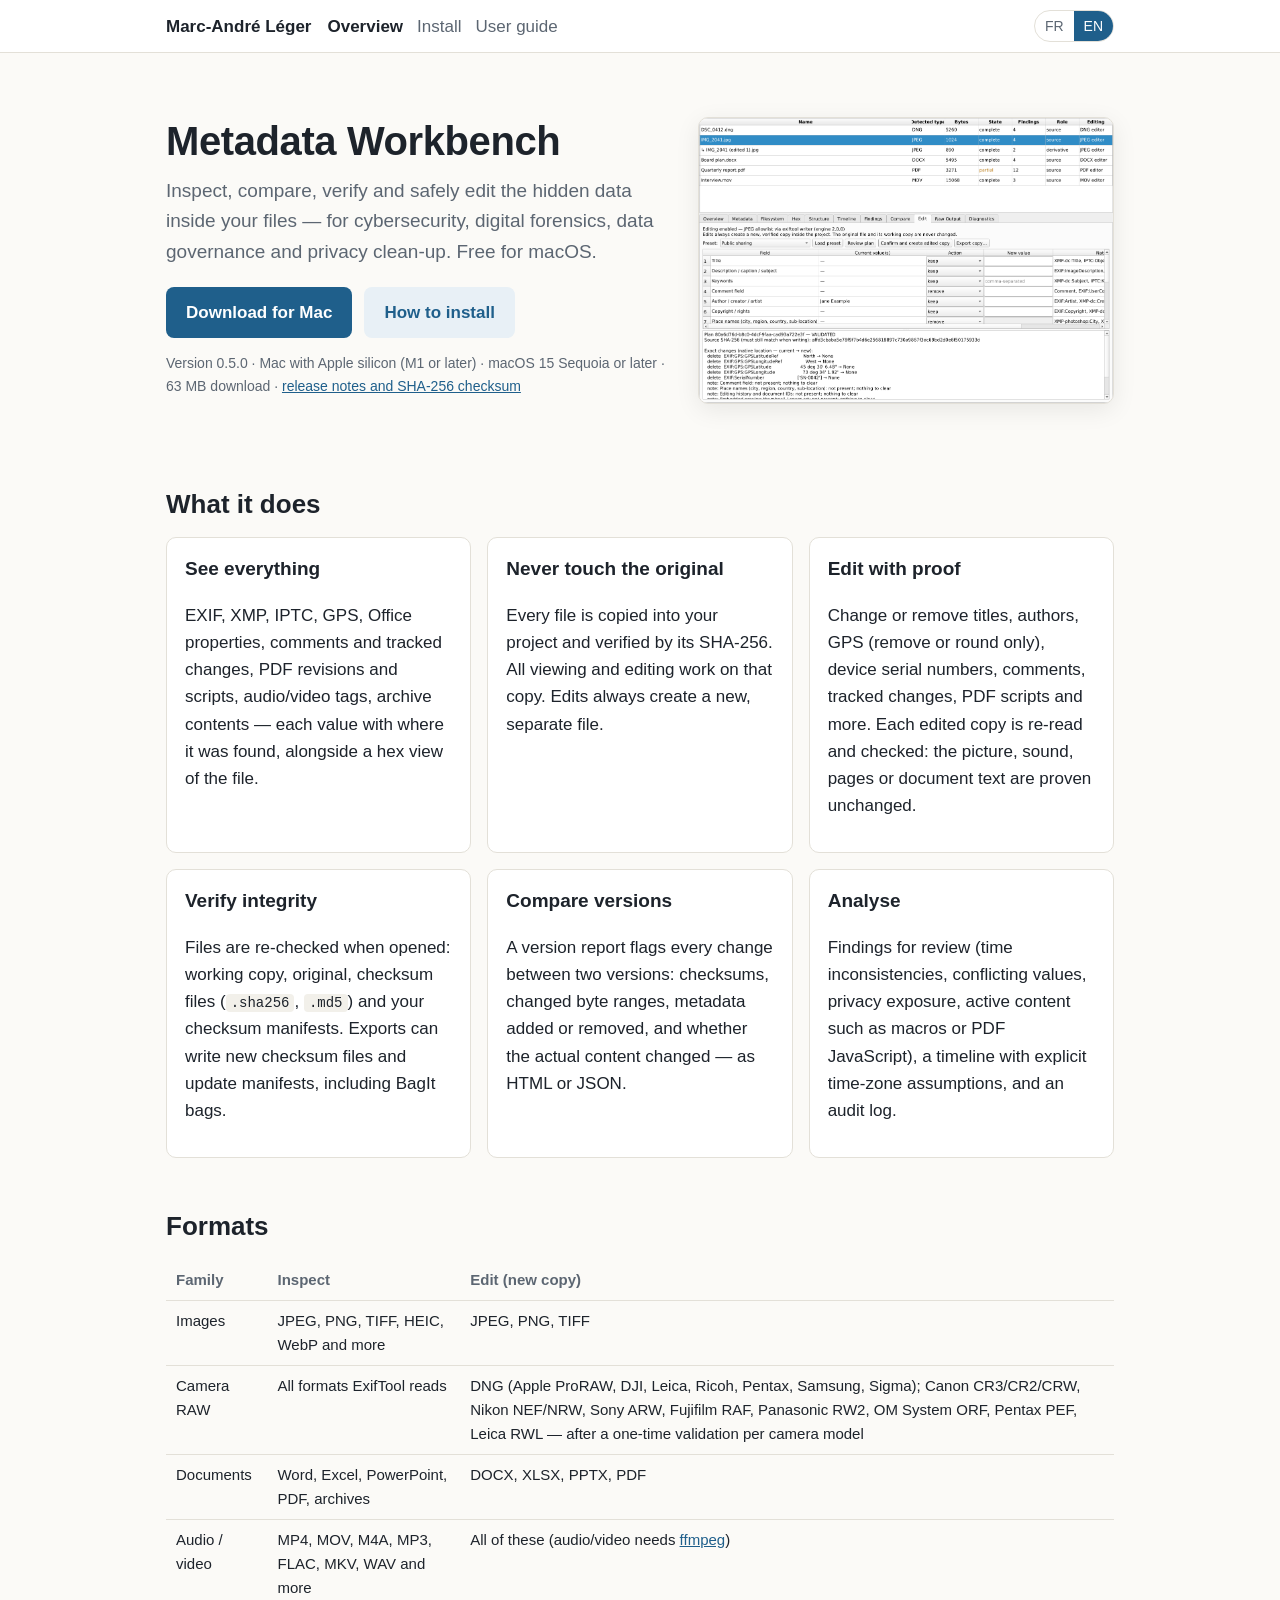
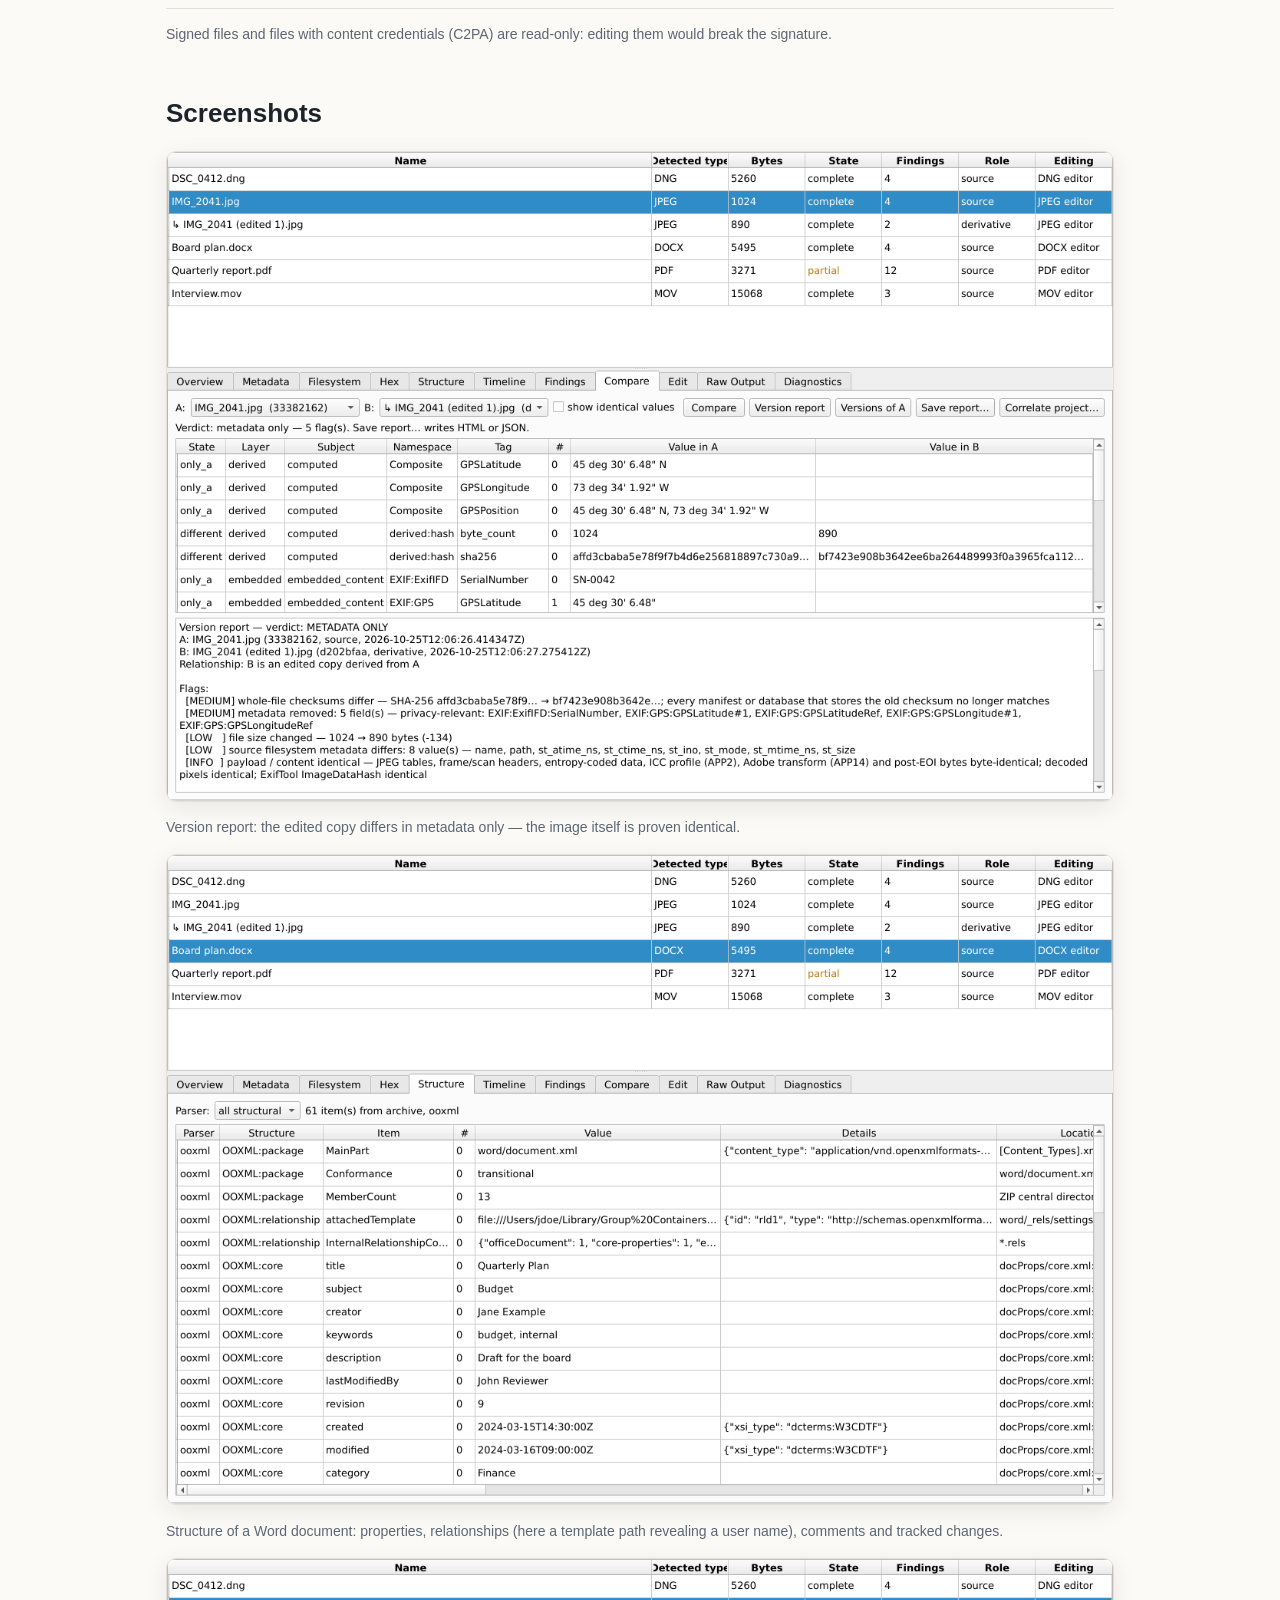
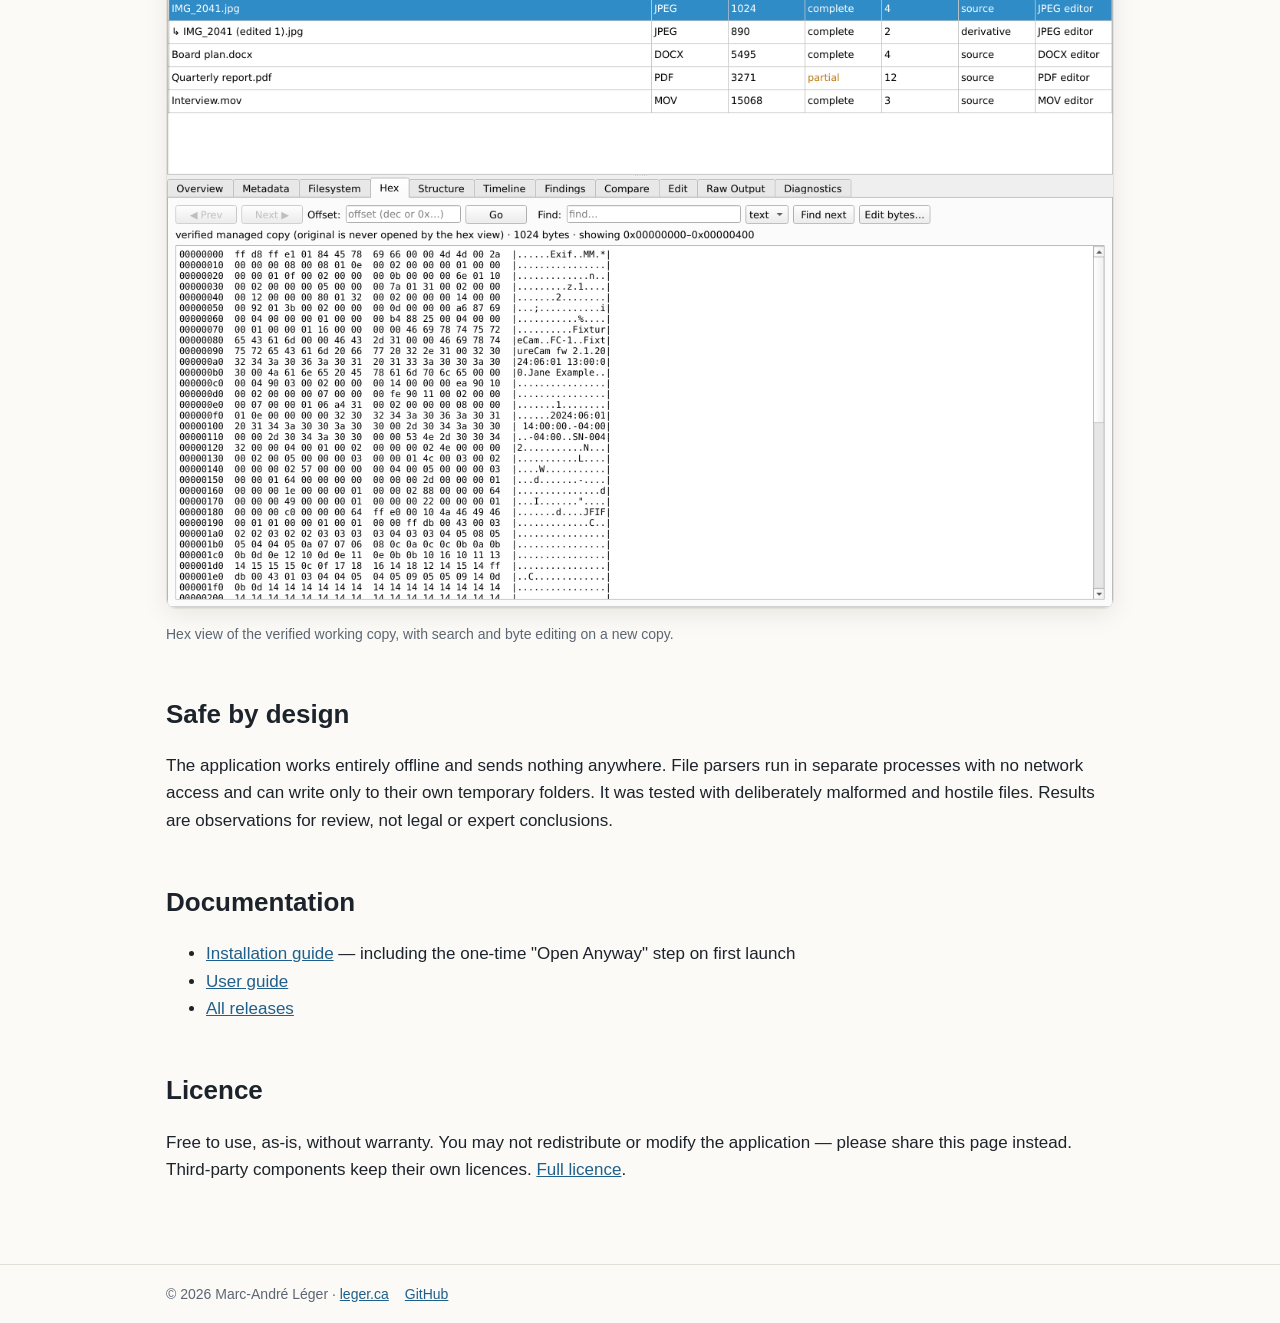
<file: website/metadata-workbench/index.html>
<!doctype html>
<html lang="en">
<head>
<meta charset="utf-8">
<meta name="viewport" content="width=device-width, initial-scale=1">
<title>Metadata Workbench — Marc-André Léger</title>
<meta name="title-en" content="Metadata Workbench — Marc-André Léger">
<meta name="title-fr" content="Metadata Workbench — Marc-André Léger">
<meta name="description" content="Metadata Workbench: a free macOS tool to inspect, compare, verify and safely edit file metadata — for cybersecurity, digital forensics and data governance. / Outil gratuit pour macOS d'inspection, de comparaison, de vérification et d'édition sécuritaire des métadonnées de fichiers.">
<meta property="og:title" content="Metadata Workbench">
<meta property="og:description" content="Inspect, compare, verify and safely edit file metadata on macOS. Free. / Inspecter, comparer, vérifier et éditer les métadonnées de fichiers sur macOS. Gratuit.">
<meta property="og:image" content="https://www.leger.ca/metadata-workbench/img/edit.png">
<meta property="og:url" content="https://www.leger.ca/metadata-workbench/">
<link rel="stylesheet" href="mw.css">
<script src="mw.js"></script>
</head>
<body>
<header class="top"><div class="bar">
  <a class="home" href="/">Marc-André Léger</a>
  <nav>
    <a href="./" aria-current="page" data-keep-lang><span data-lang="en">Overview</span><span data-lang="fr">Aperçu</span></a>
    <a href="install.html" data-keep-lang><span data-lang="en">Install</span><span data-lang="fr">Installation</span></a>
    <a href="guide.html" data-keep-lang><span data-lang="en">User guide</span><span data-lang="fr">Guide d'utilisation</span></a>
  </nav>
  <div class="lang" role="group" aria-label="Language / Langue">
    <button type="button" data-set="fr" aria-pressed="false">FR</button><button type="button" data-set="en" aria-pressed="true">EN</button>
  </div>
</div></header>

<main>
<section class="hero">
  <div>
    <h1>Metadata Workbench</h1>
    <p class="lead" data-lang="en">Inspect, compare, verify and safely edit the hidden data inside your files — for cybersecurity,
      digital forensics, data governance and privacy clean-up. Free for macOS.</p>
    <p class="lead" data-lang="fr">Inspecter, comparer, vérifier et éditer de façon sécuritaire les données cachées de vos
      fichiers — pour la cybersécurité, la forensique numérique, la gouvernance des données et le nettoyage avant
      partage. Gratuit pour macOS.</p>
    <div class="cta">
      <a class="btn" href="https://github.com/ITriskMgr/MetadataWorkbench/releases/latest/download/MetadataWorkbench-macOS.dmg">
        <span data-lang="en">Download for Mac</span><span data-lang="fr">Télécharger pour Mac</span></a>
      <a class="btn secondary" href="install.html" data-keep-lang><span data-lang="en">How to install</span><span data-lang="fr">Comment l'installer</span></a>
    </div>
    <p class="small" data-lang="en">Version 0.5.0 · Mac with Apple silicon (M1 or later) · macOS 15 Sequoia or later · 63 MB download ·
      <a href="https://github.com/ITriskMgr/MetadataWorkbench/releases/latest">release notes and SHA-256 checksum</a></p>
    <p class="small" data-lang="fr">Version 0.5.0 · Mac avec puce Apple (M1 ou plus récent) · macOS 15 Sequoia ou plus récent ·
      téléchargement de 63 Mo · <a href="https://github.com/ITriskMgr/MetadataWorkbench/releases/latest">notes de version et
      somme de contrôle SHA-256</a></p>
  </div>
  <figure>
    <img src="img/edit.png" width="1233" height="846" alt="Metadata Workbench: reviewing a privacy clean-up plan for a photo before creating an edited copy">
  </figure>
</section>

<div data-lang="en">
<h2>What it does</h2>
<div class="grid">
  <div class="card"><h3>See everything</h3><p>EXIF, XMP, IPTC, GPS, Office properties, comments and tracked changes, PDF
    revisions and scripts, audio/video tags, archive contents — each value with where it was found, alongside a hex
    view of the file.</p></div>
  <div class="card"><h3>Never touch the original</h3><p>Every file is copied into your project and verified by its SHA-256.
    All viewing and editing work on that copy. Edits always create a new, separate file.</p></div>
  <div class="card"><h3>Edit with proof</h3><p>Change or remove titles, authors, GPS (remove or round only), device serial
    numbers, comments, tracked changes, PDF scripts and more. Each edited copy is re-read and checked: the picture,
    sound, pages or document text are proven unchanged.</p></div>
  <div class="card"><h3>Verify integrity</h3><p>Files are re-checked when opened: working copy, original, checksum files
    (<code>.sha256</code>, <code>.md5</code>) and your checksum manifests. Exports can write new checksum files and update
    manifests, including BagIt bags.</p></div>
  <div class="card"><h3>Compare versions</h3><p>A version report flags every change between two versions: checksums,
    changed byte ranges, metadata added or removed, and whether the actual content changed — as HTML or JSON.</p></div>
  <div class="card"><h3>Analyse</h3><p>Findings for review (time inconsistencies, conflicting values, privacy exposure,
    active content such as macros or PDF JavaScript), a timeline with explicit time-zone assumptions, and an audit log.</p></div>
</div>

<h2>Formats</h2>
<table>
  <tr><th>Family</th><th>Inspect</th><th>Edit (new copy)</th></tr>
  <tr><td>Images</td><td>JPEG, PNG, TIFF, HEIC, WebP and more</td><td>JPEG, PNG, TIFF</td></tr>
  <tr><td>Camera RAW</td><td>All formats ExifTool reads</td><td>DNG (Apple ProRAW, DJI, Leica, Ricoh, Pentax, Samsung, Sigma);
    Canon CR3/CR2/CRW, Nikon NEF/NRW, Sony ARW, Fujifilm RAF, Panasonic RW2, OM System ORF, Pentax PEF, Leica RWL — after a
    one-time validation per camera model</td></tr>
  <tr><td>Documents</td><td>Word, Excel, PowerPoint, PDF, archives</td><td>DOCX, XLSX, PPTX, PDF</td></tr>
  <tr><td>Audio / video</td><td>MP4, MOV, M4A, MP3, FLAC, MKV, WAV and more</td><td>All of these (audio/video needs
    <a href="install.html#ffmpeg" data-keep-lang>ffmpeg</a>)</td></tr>
</table>
<p class="small">Signed files and files with content credentials (C2PA) are read-only: editing them would break the signature.</p>

<h2>Screenshots</h2>
<figure><img src="img/compare.png" width="1233" height="846" loading="lazy" alt="Version report comparing a photo and its edited copy">
  <figcaption>Version report: the edited copy differs in metadata only — the image itself is proven identical.</figcaption></figure>
<figure><img src="img/structure.png" width="1233" height="846" loading="lazy" alt="Structure view of a Word document">
  <figcaption>Structure of a Word document: properties, relationships (here a template path revealing a user name), comments and tracked changes.</figcaption></figure>
<figure><img src="img/hex.png" width="1233" height="846" loading="lazy" alt="Hex view">
  <figcaption>Hex view of the verified working copy, with search and byte editing on a new copy.</figcaption></figure>

<h2>Safe by design</h2>
<p>The application works entirely offline and sends nothing anywhere. File parsers run in separate processes with no
  network access and can write only to their own temporary folders. It was tested with deliberately malformed and hostile
  files. Results are observations for review, not legal or expert conclusions.</p>

<h2>Documentation</h2>
<ul>
  <li><a href="install.html" data-keep-lang>Installation guide</a> — including the one-time "Open Anyway" step on first launch</li>
  <li><a href="guide.html" data-keep-lang>User guide</a></li>
  <li><a href="https://github.com/ITriskMgr/MetadataWorkbench/releases">All releases</a></li>
</ul>

<h2>Licence</h2>
<p>Free to use, as-is, without warranty. You may not redistribute or modify the application — please share this page
  instead. Third-party components keep their own licences. <a href="https://github.com/ITriskMgr/MetadataWorkbench/blob/main/LICENSE.txt">Full licence</a>.</p>
</div>

<div data-lang="fr">
<h2>Ce que l'outil fait</h2>
<div class="grid">
  <div class="card"><h3>Tout voir</h3><p>EXIF, XMP, IPTC, GPS, propriétés Office, commentaires et modifications suivies,
    révisions et scripts PDF, balises audio/vidéo, contenu des archives — chaque valeur avec l'endroit où elle a été
    trouvée, accompagnée d'une vue hexadécimale du fichier.</p></div>
  <div class="card"><h3>Ne jamais toucher l'original</h3><p>Chaque fichier est copié dans votre projet et vérifié par son
    SHA-256. La consultation et l'édition se font sur cette copie. Une modification crée toujours un nouveau fichier
    distinct.</p></div>
  <div class="card"><h3>Éditer avec preuve</h3><p>Modifier ou retirer titres, auteurs, GPS (retrait ou arrondi seulement),
    numéros de série d'appareils, commentaires, modifications suivies, scripts PDF, etc. Chaque copie modifiée est relue
    et vérifiée : l'image, le son, les pages ou le texte du document sont démontrés inchangés.</p></div>
  <div class="card"><h3>Vérifier l'intégrité</h3><p>Les fichiers sont revérifiés à l'ouverture : copie de travail, original,
    fichiers de sommes de contrôle (<code>.sha256</code>, <code>.md5</code>) et vos manifestes. L'exportation peut écrire de
    nouveaux fichiers de sommes de contrôle et mettre à jour les manifestes, y compris les sacs BagIt.</p></div>
  <div class="card"><h3>Comparer des versions</h3><p>Un rapport de versions signale chaque différence entre deux versions :
    sommes de contrôle, plages d'octets modifiées, métadonnées ajoutées ou retirées et changement réel du contenu — en
    HTML ou JSON.</p></div>
  <div class="card"><h3>Analyser</h3><p>Constats à examiner (incohérences temporelles, valeurs contradictoires, exposition
    de renseignements personnels, contenu actif comme les macros ou le JavaScript PDF), chronologie avec hypothèses de
    fuseau horaire explicites et journal d'audit.</p></div>
</div>

<h2>Formats</h2>
<table>
  <tr><th>Famille</th><th>Inspection</th><th>Édition (nouvelle copie)</th></tr>
  <tr><td>Images</td><td>JPEG, PNG, TIFF, HEIC, WebP et autres</td><td>JPEG, PNG, TIFF</td></tr>
  <tr><td>RAW d'appareil photo</td><td>Tous les formats lus par ExifTool</td><td>DNG (Apple ProRAW, DJI, Leica, Ricoh,
    Pentax, Samsung, Sigma); Canon CR3/CR2/CRW, Nikon NEF/NRW, Sony ARW, Fujifilm RAF, Panasonic RW2, OM System ORF,
    Pentax PEF, Leica RWL — après une validation unique par modèle d'appareil</td></tr>
  <tr><td>Documents</td><td>Word, Excel, PowerPoint, PDF, archives</td><td>DOCX, XLSX, PPTX, PDF</td></tr>
  <tr><td>Audio / vidéo</td><td>MP4, MOV, M4A, MP3, FLAC, MKV, WAV et autres</td><td>Tous ceux-ci (l'audio et la vidéo
    nécessitent <a href="install.html#ffmpeg" data-keep-lang>ffmpeg</a>)</td></tr>
</table>
<p class="small">Les fichiers signés et ceux qui portent des attestations de contenu (C2PA) sont en lecture seule : les
  modifier briserait la signature.</p>

<h2>Captures d'écran</h2>
<p class="small">L'interface de l'application est en anglais.</p>
<figure><img src="img/compare.png" width="1233" height="846" loading="lazy" alt="Rapport de versions comparant une photo et sa copie modifiée">
  <figcaption>Rapport de versions : la copie modifiée ne diffère que par ses métadonnées — l'image elle-même est démontrée identique.</figcaption></figure>
<figure><img src="img/structure.png" width="1233" height="846" loading="lazy" alt="Vue Structure d'un document Word">
  <figcaption>Structure d'un document Word : propriétés, relations (ici un chemin de modèle révélant un nom d'utilisateur), commentaires et modifications suivies.</figcaption></figure>
<figure><img src="img/hex.png" width="1233" height="846" loading="lazy" alt="Vue hexadécimale">
  <figcaption>Vue hexadécimale de la copie de travail vérifiée, avec recherche et édition d'octets sur une nouvelle copie.</figcaption></figure>

<h2>Sécuritaire dès la conception</h2>
<p>L'application fonctionne entièrement hors ligne et n'envoie rien nulle part. Les analyseurs de fichiers s'exécutent
  dans des processus distincts, sans accès réseau, et ne peuvent écrire que dans leurs propres dossiers temporaires.
  Elle a été testée avec des fichiers volontairement malformés et malveillants. Les résultats sont des observations à
  examiner, non des conclusions juridiques ou d'expert.</p>

<h2>Documentation</h2>
<ul>
  <li><a href="install.html" data-keep-lang>Guide d'installation</a> — y compris l'étape unique « Ouvrir quand même » au premier lancement</li>
  <li><a href="guide.html" data-keep-lang>Guide d'utilisation</a></li>
  <li><a href="https://github.com/ITriskMgr/MetadataWorkbench/releases">Toutes les versions</a></li>
</ul>

<h2>Licence</h2>
<p>Gratuit, tel quel, sans garantie. Il est interdit de redistribuer ou de modifier l'application — partagez plutôt cette
  page. Les composants tiers conservent leurs propres licences.
  <a href="https://github.com/ITriskMgr/MetadataWorkbench/blob/main/LICENSE.txt">Licence complète</a>.</p>
</div>
</main>

<footer><div class="bar">
  <span>© 2026 Marc-André Léger · <a href="/">leger.ca</a></span>
  <span><a href="https://github.com/ITriskMgr/MetadataWorkbench">GitHub</a></span>
</div></footer>
</body>
</html>
</file>
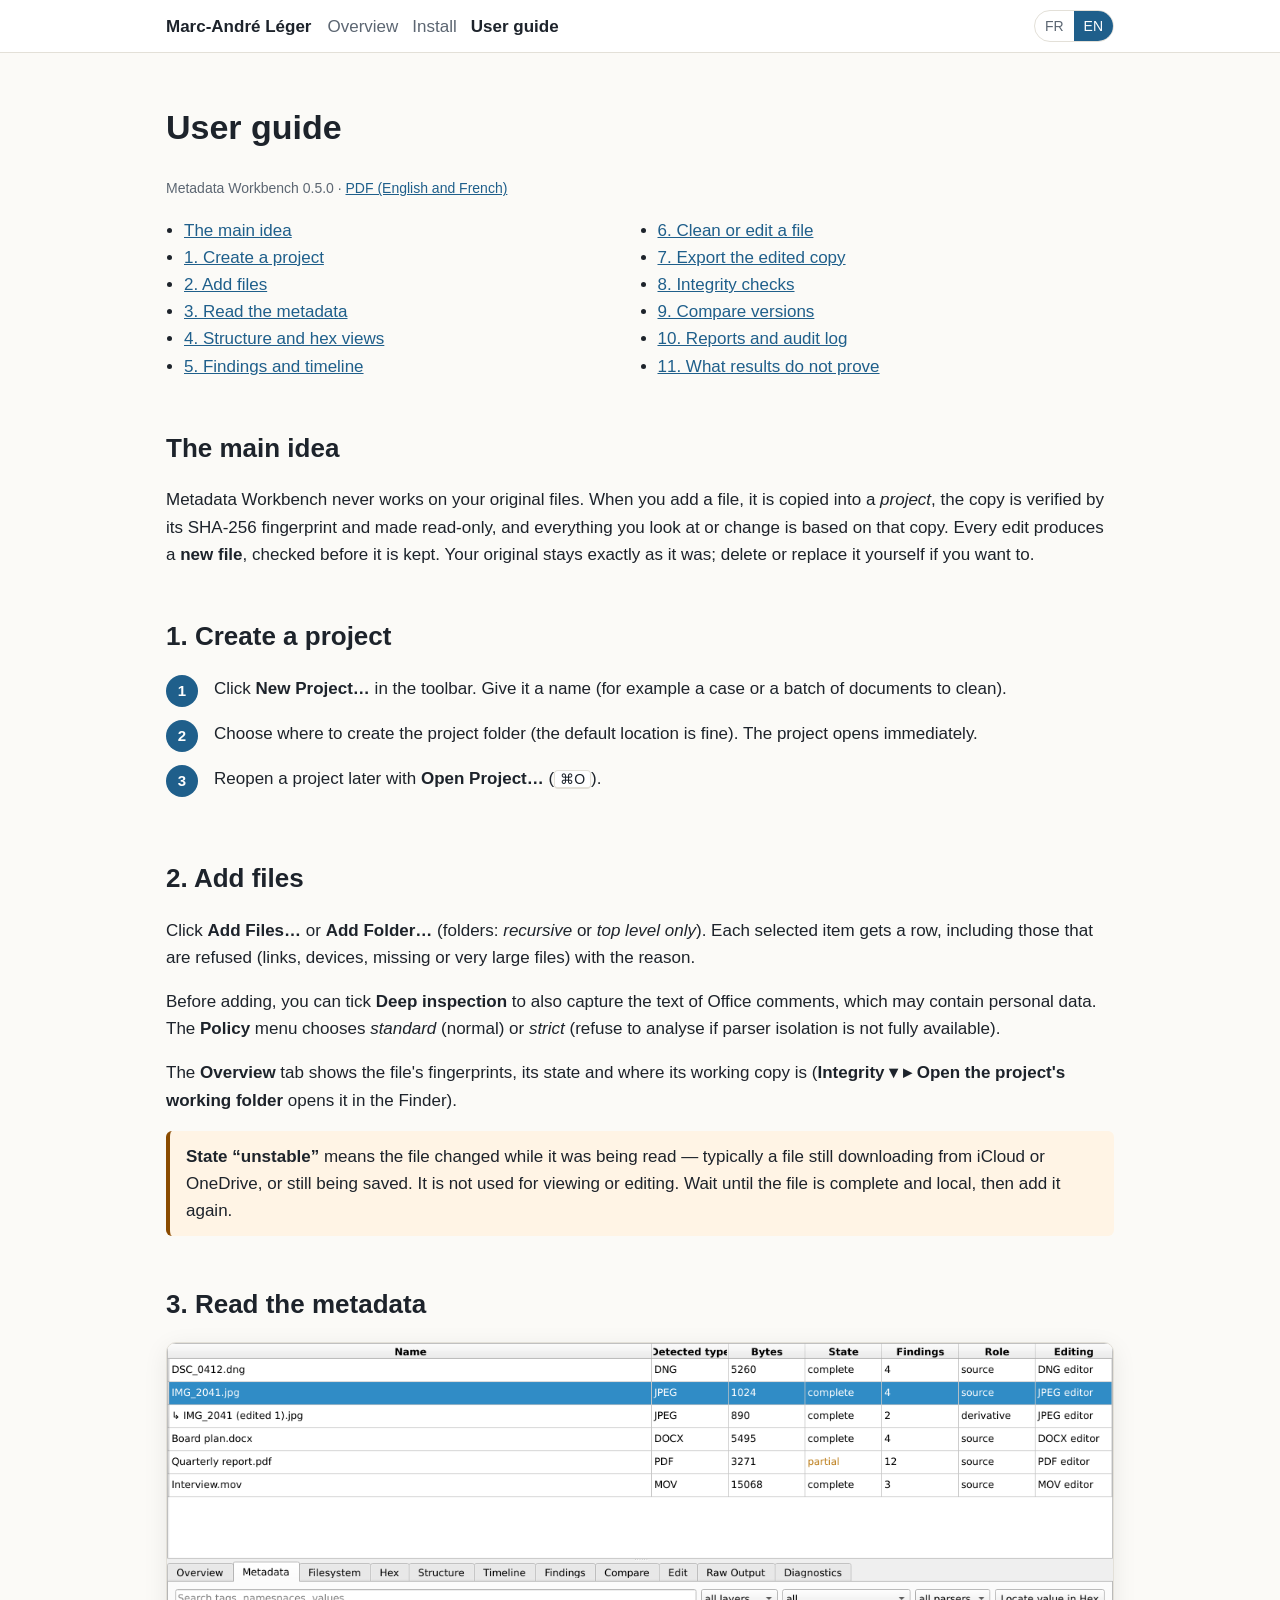
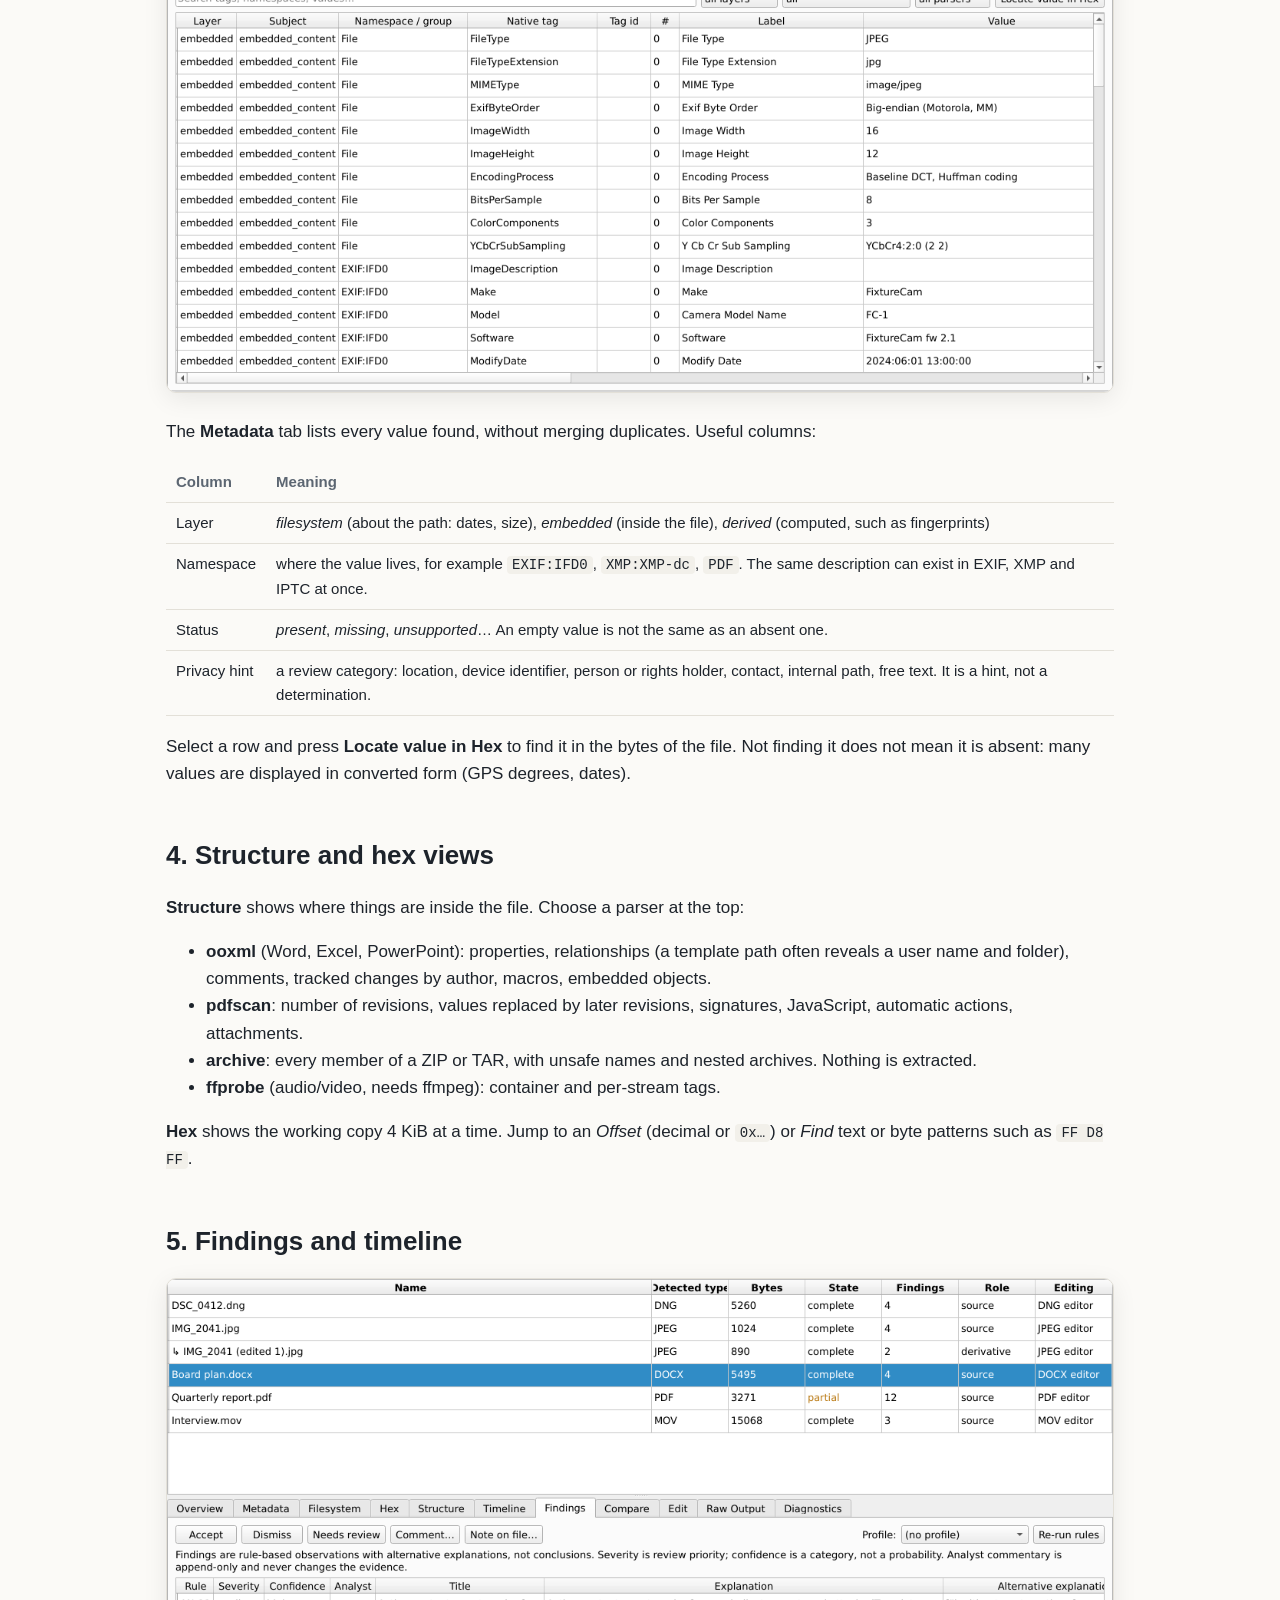
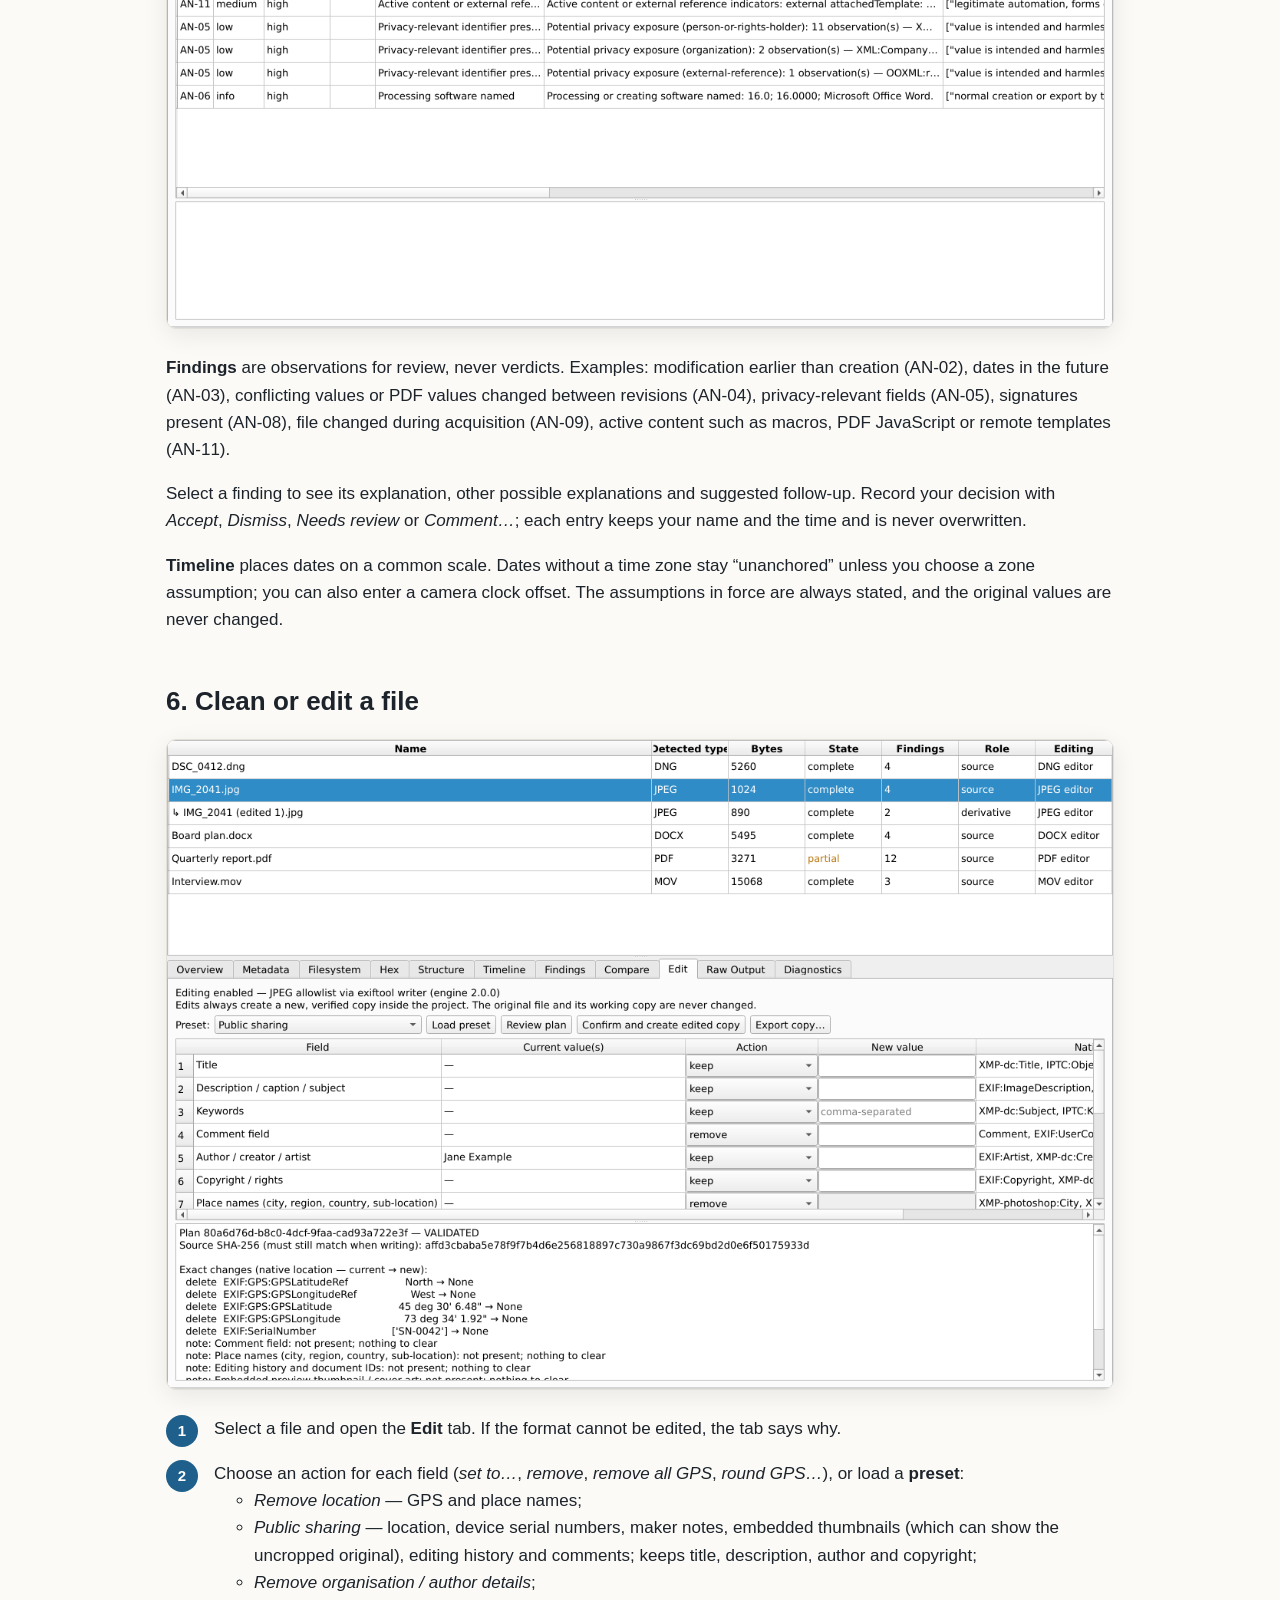
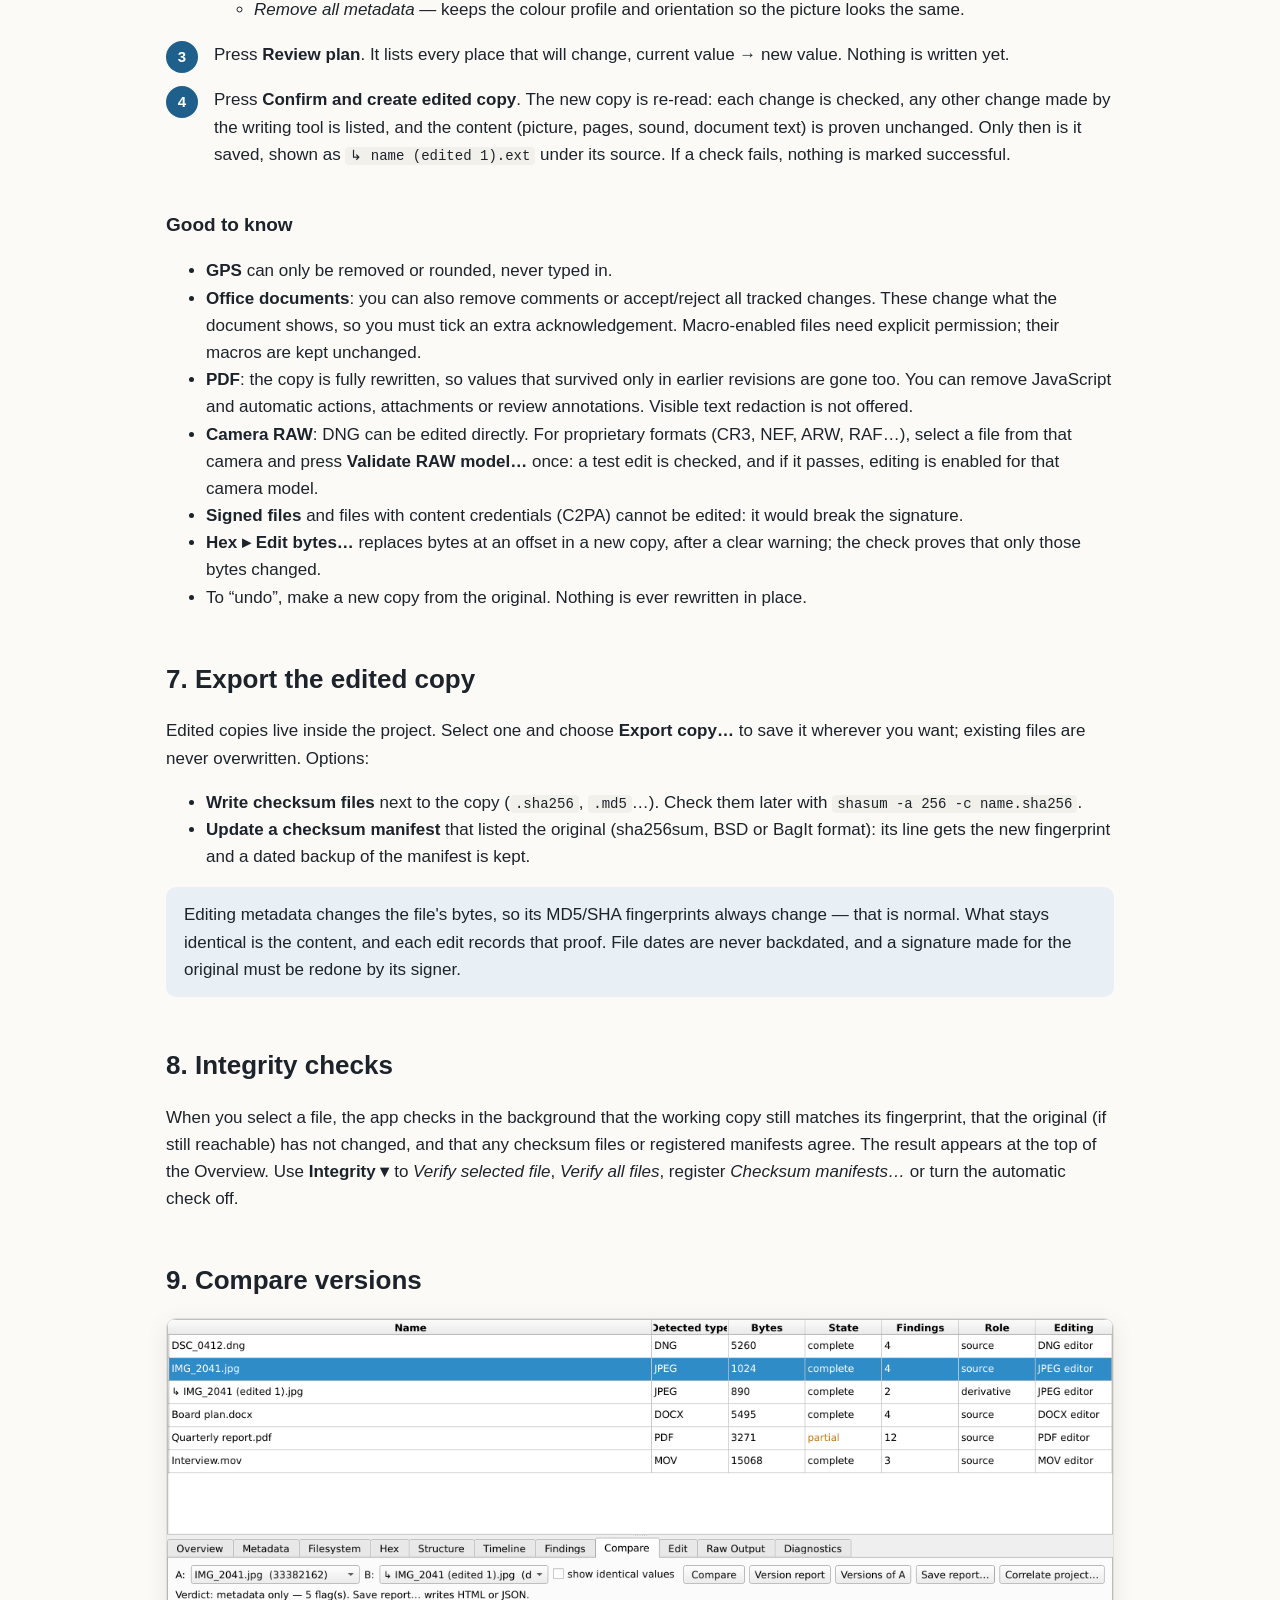
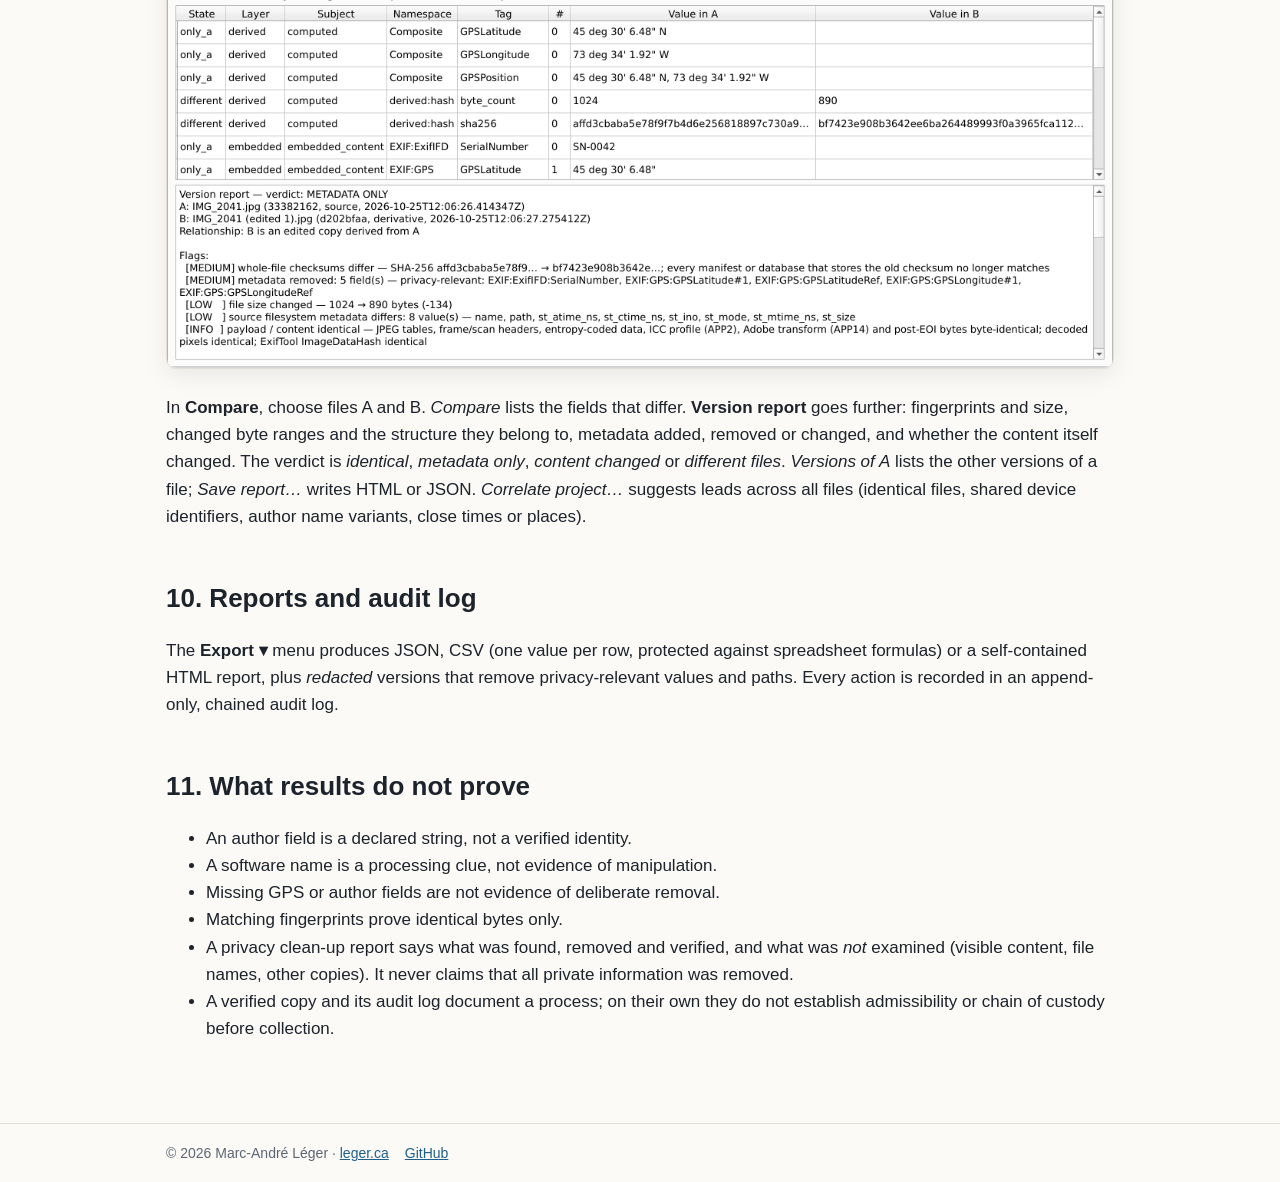
<file: website/metadata-workbench/guide.html>
<!doctype html>
<html lang="en">
<head>
<meta charset="utf-8">
<meta name="viewport" content="width=device-width, initial-scale=1">
<title>Metadata Workbench user guide</title>
<meta name="title-en" content="Metadata Workbench user guide">
<meta name="title-fr" content="Guide d'utilisation de Metadata Workbench">
<meta name="description" content="How to use Metadata Workbench: projects, inspection, findings, editing, integrity and version reports. / Comment utiliser Metadata Workbench.">
<link rel="stylesheet" href="mw.css">
<script src="mw.js"></script>
</head>
<body>
<header class="top"><div class="bar">
  <a class="home" href="/">Marc-André Léger</a>
  <nav>
    <a href="./" data-keep-lang><span data-lang="en">Overview</span><span data-lang="fr">Aperçu</span></a>
    <a href="install.html" data-keep-lang><span data-lang="en">Install</span><span data-lang="fr">Installation</span></a>
    <a href="guide.html" aria-current="page" data-keep-lang><span data-lang="en">User guide</span><span data-lang="fr">Guide d'utilisation</span></a>
  </nav>
  <div class="lang" role="group" aria-label="Language / Langue">
    <button type="button" data-set="fr" aria-pressed="false">FR</button><button type="button" data-set="en" aria-pressed="true">EN</button>
  </div>
</div></header>

<main>
<div data-lang="en">
<h1>User guide</h1>
<p class="small">Metadata Workbench 0.5.0 · <a href="MetadataWorkbench-UserGuide-EN-FR.pdf">PDF (English and French)</a></p>
<ul class="toc">
  <li><a href="#en-idea">The main idea</a></li>
  <li><a href="#en-project">1. Create a project</a></li>
  <li><a href="#en-add">2. Add files</a></li>
  <li><a href="#en-meta">3. Read the metadata</a></li>
  <li><a href="#en-structure">4. Structure and hex views</a></li>
  <li><a href="#en-findings">5. Findings and timeline</a></li>
  <li><a href="#en-edit">6. Clean or edit a file</a></li>
  <li><a href="#en-export">7. Export the edited copy</a></li>
  <li><a href="#en-integrity">8. Integrity checks</a></li>
  <li><a href="#en-compare">9. Compare versions</a></li>
  <li><a href="#en-reports">10. Reports and audit log</a></li>
  <li><a href="#en-limits">11. What results do not prove</a></li>
</ul>

<h2 id="en-idea">The main idea</h2>
<p>Metadata Workbench never works on your original files. When you add a file, it is copied into a <em>project</em>,
  the copy is verified by its SHA-256 fingerprint and made read-only, and everything you look at or change is based on
  that copy. Every edit produces a <strong>new file</strong>, checked before it is kept. Your original stays exactly as it
  was; delete or replace it yourself if you want to.</p>

<h2 id="en-project">1. Create a project</h2>
<ol class="steps">
  <li>Click <strong>New Project…</strong> in the toolbar. Give it a name (for example a case or a batch of documents to
    clean).</li>
  <li>Choose where to create the project folder (the default location is fine). The project opens immediately.</li>
  <li>Reopen a project later with <strong>Open Project…</strong> (<span class="kbd">⌘O</span>).</li>
</ol>

<h2 id="en-add">2. Add files</h2>
<p>Click <strong>Add Files…</strong> or <strong>Add Folder…</strong> (folders: <em>recursive</em> or <em>top level
  only</em>). Each selected item gets a row, including those that are refused (links, devices, missing or very large
  files) with the reason.</p>
<p>Before adding, you can tick <strong>Deep inspection</strong> to also capture the text of Office comments, which may
  contain personal data. The <strong>Policy</strong> menu chooses <em>standard</em> (normal) or <em>strict</em> (refuse
  to analyse if parser isolation is not fully available).</p>
<p>The <strong>Overview</strong> tab shows the file's fingerprints, its state and where its working copy is
  (<strong>Integrity ▾ ▸ Open the project's working folder</strong> opens it in the Finder).</p>
<div class="warn"><strong>State “unstable”</strong> means the file changed while it was being read — typically a file
  still downloading from iCloud or OneDrive, or still being saved. It is not used for viewing or editing. Wait until the
  file is complete and local, then add it again.</div>

<h2 id="en-meta">3. Read the metadata</h2>
<figure><img src="img/metadata.png" width="1233" height="846" loading="lazy" alt="Metadata tab"></figure>
<p>The <strong>Metadata</strong> tab lists every value found, without merging duplicates. Useful columns:</p>
<table>
  <tr><th>Column</th><th>Meaning</th></tr>
  <tr><td>Layer</td><td><em>filesystem</em> (about the path: dates, size), <em>embedded</em> (inside the file),
    <em>derived</em> (computed, such as fingerprints)</td></tr>
  <tr><td>Namespace</td><td>where the value lives, for example <code>EXIF:IFD0</code>, <code>XMP:XMP-dc</code>,
    <code>PDF</code>. The same description can exist in EXIF, XMP and IPTC at once.</td></tr>
  <tr><td>Status</td><td><em>present</em>, <em>missing</em>, <em>unsupported</em>… An empty value is not the same as an
    absent one.</td></tr>
  <tr><td>Privacy hint</td><td>a review category: location, device identifier, person or rights holder, contact,
    internal path, free text. It is a hint, not a determination.</td></tr>
</table>
<p>Select a row and press <strong>Locate value in Hex</strong> to find it in the bytes of the file. Not finding it does
  not mean it is absent: many values are displayed in converted form (GPS degrees, dates).</p>

<h2 id="en-structure">4. Structure and hex views</h2>
<p><strong>Structure</strong> shows where things are inside the file. Choose a parser at the top:</p>
<ul>
  <li><strong>ooxml</strong> (Word, Excel, PowerPoint): properties, relationships (a template path often reveals a user
    name and folder), comments, tracked changes by author, macros, embedded objects.</li>
  <li><strong>pdfscan</strong>: number of revisions, values replaced by later revisions, signatures, JavaScript,
    automatic actions, attachments.</li>
  <li><strong>archive</strong>: every member of a ZIP or TAR, with unsafe names and nested archives. Nothing is
    extracted.</li>
  <li><strong>ffprobe</strong> (audio/video, needs ffmpeg): container and per-stream tags.</li>
</ul>
<p><strong>Hex</strong> shows the working copy 4 KiB at a time. Jump to an <em>Offset</em> (decimal or <code>0x…</code>)
  or <em>Find</em> text or byte patterns such as <code>FF D8 FF</code>.</p>

<h2 id="en-findings">5. Findings and timeline</h2>
<figure><img src="img/findings.png" width="1233" height="846" loading="lazy" alt="Findings tab"></figure>
<p><strong>Findings</strong> are observations for review, never verdicts. Examples: modification earlier than creation
  (AN-02), dates in the future (AN-03), conflicting values or PDF values changed between revisions (AN-04),
  privacy-relevant fields (AN-05), signatures present (AN-08), file changed during acquisition (AN-09), active content
  such as macros, PDF JavaScript or remote templates (AN-11).</p>
<p>Select a finding to see its explanation, other possible explanations and suggested follow-up. Record your decision
  with <em>Accept</em>, <em>Dismiss</em>, <em>Needs review</em> or <em>Comment…</em>; each entry keeps your name and the
  time and is never overwritten.</p>
<p><strong>Timeline</strong> places dates on a common scale. Dates without a time zone stay “unanchored” unless you
  choose a zone assumption; you can also enter a camera clock offset. The assumptions in force are always stated, and
  the original values are never changed.</p>

<h2 id="en-edit">6. Clean or edit a file</h2>
<figure><img src="img/edit.png" width="1233" height="846" loading="lazy" alt="Edit tab with the public-sharing preset"></figure>
<ol class="steps">
  <li>Select a file and open the <strong>Edit</strong> tab. If the format cannot be edited, the tab says why.</li>
  <li>Choose an action for each field (<em>set to…</em>, <em>remove</em>, <em>remove all GPS</em>, <em>round GPS…</em>),
    or load a <strong>preset</strong>:
    <ul>
      <li><em>Remove location</em> — GPS and place names;</li>
      <li><em>Public sharing</em> — location, device serial numbers, maker notes, embedded thumbnails (which can show
        the uncropped original), editing history and comments; keeps title, description, author and copyright;</li>
      <li><em>Remove organisation / author details</em>;</li>
      <li><em>Remove all metadata</em> — keeps the colour profile and orientation so the picture looks the same.</li>
    </ul></li>
  <li>Press <strong>Review plan</strong>. It lists every place that will change, current value → new value. Nothing is
    written yet.</li>
  <li>Press <strong>Confirm and create edited copy</strong>. The new copy is re-read: each change is checked, any other
    change made by the writing tool is listed, and the content (picture, pages, sound, document text) is proven
    unchanged. Only then is it saved, shown as <code>↳ name (edited 1).ext</code> under its source. If a check fails,
    nothing is marked successful.</li>
</ol>
<h3>Good to know</h3>
<ul>
  <li><strong>GPS</strong> can only be removed or rounded, never typed in.</li>
  <li><strong>Office documents</strong>: you can also remove comments or accept/reject all tracked changes. These change
    what the document shows, so you must tick an extra acknowledgement. Macro-enabled files need explicit permission;
    their macros are kept unchanged.</li>
  <li><strong>PDF</strong>: the copy is fully rewritten, so values that survived only in earlier revisions are gone too.
    You can remove JavaScript and automatic actions, attachments or review annotations. Visible text redaction is not
    offered.</li>
  <li><strong>Camera RAW</strong>: DNG can be edited directly. For proprietary formats (CR3, NEF, ARW, RAF…), select a file
    from that camera and press <strong>Validate RAW model…</strong> once: a test edit is checked, and if it passes,
    editing is enabled for that camera model.</li>
  <li><strong>Signed files</strong> and files with content credentials (C2PA) cannot be edited: it would break the
    signature.</li>
  <li><strong>Hex ▸ Edit bytes…</strong> replaces bytes at an offset in a new copy, after a clear warning; the check proves
    that only those bytes changed.</li>
  <li>To “undo”, make a new copy from the original. Nothing is ever rewritten in place.</li>
</ul>

<h2 id="en-export">7. Export the edited copy</h2>
<p>Edited copies live inside the project. Select one and choose <strong>Export copy…</strong> to save it wherever you
  want; existing files are never overwritten. Options:</p>
<ul>
  <li><strong>Write checksum files</strong> next to the copy (<code>.sha256</code>, <code>.md5</code>…). Check them later
    with <code>shasum -a 256 -c name.sha256</code>.</li>
  <li><strong>Update a checksum manifest</strong> that listed the original (sha256sum, BSD or BagIt format): its line
    gets the new fingerprint and a dated backup of the manifest is kept.</li>
</ul>
<div class="note">Editing metadata changes the file's bytes, so its MD5/SHA fingerprints always change — that is normal.
  What stays identical is the content, and each edit records that proof. File dates are never backdated, and a
  signature made for the original must be redone by its signer.</div>

<h2 id="en-integrity">8. Integrity checks</h2>
<p>When you select a file, the app checks in the background that the working copy still matches its fingerprint, that
  the original (if still reachable) has not changed, and that any checksum files or registered manifests agree. The
  result appears at the top of the Overview. Use <strong>Integrity ▾</strong> to <em>Verify selected file</em>, <em>Verify
  all files</em>, register <em>Checksum manifests…</em> or turn the automatic check off.</p>

<h2 id="en-compare">9. Compare versions</h2>
<figure><img src="img/compare.png" width="1233" height="846" loading="lazy" alt="Version report"></figure>
<p>In <strong>Compare</strong>, choose files A and B. <em>Compare</em> lists the fields that differ. <strong>Version
  report</strong> goes further: fingerprints and size, changed byte ranges and the structure they belong to, metadata
  added, removed or changed, and whether the content itself changed. The verdict is <em>identical</em>, <em>metadata
  only</em>, <em>content changed</em> or <em>different files</em>. <em>Versions of A</em> lists the other versions of a
  file; <em>Save report…</em> writes HTML or JSON. <em>Correlate project…</em> suggests leads across all files (identical
  files, shared device identifiers, author name variants, close times or places).</p>

<h2 id="en-reports">10. Reports and audit log</h2>
<p>The <strong>Export ▾</strong> menu produces JSON, CSV (one value per row, protected against spreadsheet formulas) or a
  self-contained HTML report, plus <em>redacted</em> versions that remove privacy-relevant values and paths. Every action
  is recorded in an append-only, chained audit log.</p>

<h2 id="en-limits">11. What results do not prove</h2>
<ul>
  <li>An author field is a declared string, not a verified identity.</li>
  <li>A software name is a processing clue, not evidence of manipulation.</li>
  <li>Missing GPS or author fields are not evidence of deliberate removal.</li>
  <li>Matching fingerprints prove identical bytes only.</li>
  <li>A privacy clean-up report says what was found, removed and verified, and what was <em>not</em> examined (visible
    content, file names, other copies). It never claims that all private information was removed.</li>
  <li>A verified copy and its audit log document a process; on their own they do not establish admissibility or chain of
    custody before collection.</li>
</ul>
</div>

<div data-lang="fr">
<h1>Guide d'utilisation</h1>
<p class="small">Metadata Workbench 0.5.0 · <a href="MetadataWorkbench-UserGuide-EN-FR.pdf">PDF (français et anglais)</a> · L'interface de l'application est en anglais; les libellés sont donc
  indiqués en anglais.</p>
<ul class="toc">
  <li><a href="#fr-idea">Le principe</a></li>
  <li><a href="#fr-project">1. Créer un projet</a></li>
  <li><a href="#fr-add">2. Ajouter des fichiers</a></li>
  <li><a href="#fr-meta">3. Lire les métadonnées</a></li>
  <li><a href="#fr-structure">4. Vues Structure et Hex</a></li>
  <li><a href="#fr-findings">5. Constats et chronologie</a></li>
  <li><a href="#fr-edit">6. Nettoyer ou éditer un fichier</a></li>
  <li><a href="#fr-export">7. Exporter la copie modifiée</a></li>
  <li><a href="#fr-integrity">8. Vérifications d'intégrité</a></li>
  <li><a href="#fr-compare">9. Comparer des versions</a></li>
  <li><a href="#fr-reports">10. Rapports et journal d'audit</a></li>
  <li><a href="#fr-limits">11. Ce que les résultats ne prouvent pas</a></li>
</ul>

<h2 id="fr-idea">Le principe</h2>
<p>Metadata Workbench ne travaille jamais sur vos fichiers originaux. Quand vous ajoutez un fichier, il est copié dans
  un <em>projet</em>; la copie est vérifiée par son empreinte SHA-256 et mise en lecture seule, et tout ce que vous
  consultez ou modifiez repose sur cette copie. Chaque modification produit un <strong>nouveau fichier</strong>, vérifié
  avant d'être conservé. Votre original reste exactement tel quel; supprimez-le ou remplacez-le vous-même au besoin.</p>

<h2 id="fr-project">1. Créer un projet</h2>
<ol class="steps">
  <li>Cliquez sur <strong>New Project…</strong> dans la barre d'outils. Donnez-lui un nom (par exemple un dossier
    d'enquête ou un lot de documents à nettoyer).</li>
  <li>Choisissez où créer le dossier du projet (l'emplacement par défaut convient). Le projet s'ouvre aussitôt.</li>
  <li>Rouvrez un projet plus tard avec <strong>Open Project…</strong> (<span class="kbd">⌘O</span>).</li>
</ol>

<h2 id="fr-add">2. Ajouter des fichiers</h2>
<p>Cliquez sur <strong>Add Files…</strong> ou <strong>Add Folder…</strong> (dossiers : <em>recursive</em> ou <em>top
  level only</em>). Chaque élément sélectionné obtient une ligne, y compris ceux qui sont refusés (liens, périphériques,
  fichiers absents ou très volumineux), avec la raison.</p>
<p>Avant l'ajout, cochez <strong>Deep inspection</strong> pour saisir aussi le texte des commentaires Office, qui peut
  contenir des renseignements personnels. Le menu <strong>Policy</strong> permet de choisir <em>standard</em> (normal)
  ou <em>strict</em> (refuser l'analyse si l'isolement des analyseurs n'est pas entièrement disponible).</p>
<p>L'onglet <strong>Overview</strong> affiche les empreintes du fichier, son état et l'emplacement de sa copie de travail
  (<strong>Integrity ▾ ▸ Open the project's working folder</strong> l'ouvre dans le Finder).</p>
<div class="warn"><strong>L'état « unstable » (instable)</strong> signifie que le fichier a changé pendant sa lecture —
  typiquement un fichier encore en téléchargement depuis iCloud ou OneDrive, ou en cours d'enregistrement. Il n'est pas
  utilisé pour la consultation ni l'édition. Attendez que le fichier soit complet et local, puis ajoutez-le de
  nouveau.</div>

<h2 id="fr-meta">3. Lire les métadonnées</h2>
<figure><img src="img/metadata.png" width="1233" height="846" loading="lazy" alt="Onglet Metadata"></figure>
<p>L'onglet <strong>Metadata</strong> énumère chaque valeur trouvée, sans fusionner les doublons. Colonnes utiles :</p>
<table>
  <tr><th>Colonne</th><th>Signification</th></tr>
  <tr><td>Layer</td><td><em>filesystem</em> (le chemin : dates, taille), <em>embedded</em> (dans le fichier),
    <em>derived</em> (calculé, comme les empreintes)</td></tr>
  <tr><td>Namespace</td><td>où se trouve la valeur, par exemple <code>EXIF:IFD0</code>, <code>XMP:XMP-dc</code>,
    <code>PDF</code>. Une même description peut exister à la fois en EXIF, XMP et IPTC.</td></tr>
  <tr><td>Status</td><td><em>present</em>, <em>missing</em>, <em>unsupported</em>… Une valeur vide n'est pas une valeur
    absente.</td></tr>
  <tr><td>Privacy hint</td><td>une catégorie à examiner : localisation, identifiant d'appareil, personne ou titulaire de
    droits, coordonnées, chemin interne, texte libre. C'est un indice, pas une conclusion.</td></tr>
</table>
<p>Sélectionnez une ligne et cliquez sur <strong>Locate value in Hex</strong> pour la trouver dans les octets du
  fichier. Ne pas la trouver ne veut pas dire qu'elle est absente : bien des valeurs sont affichées sous forme convertie
  (degrés GPS, dates).</p>

<h2 id="fr-structure">4. Vues Structure et Hex</h2>
<p><strong>Structure</strong> montre où se trouvent les éléments dans le fichier. Choisissez un analyseur en haut :</p>
<ul>
  <li><strong>ooxml</strong> (Word, Excel, PowerPoint) : propriétés, relations (un chemin de modèle révèle souvent un nom
    d'utilisateur et un dossier), commentaires, modifications suivies par auteur, macros, objets incorporés.</li>
  <li><strong>pdfscan</strong> : nombre de révisions, valeurs remplacées par des révisions ultérieures, signatures,
    JavaScript, actions automatiques, pièces jointes.</li>
  <li><strong>archive</strong> : chaque membre d'un ZIP ou d'un TAR, avec les noms dangereux et les archives imbriquées.
    Rien n'est extrait.</li>
  <li><strong>ffprobe</strong> (audio/vidéo, nécessite ffmpeg) : balises du conteneur et de chaque flux.</li>
</ul>
<p><strong>Hex</strong> affiche la copie de travail par tranches de 4 Kio. Allez à un <em>Offset</em> (décimal ou
  <code>0x…</code>) ou utilisez <em>Find</em> pour du texte ou des motifs d'octets comme <code>FF D8 FF</code>.</p>

<h2 id="fr-findings">5. Constats et chronologie</h2>
<figure><img src="img/findings.png" width="1233" height="846" loading="lazy" alt="Onglet Findings"></figure>
<p>Les <strong>Findings</strong> (constats) sont des observations à examiner, jamais des verdicts. Exemples :
  modification antérieure à la création (AN-02), dates dans le futur (AN-03), valeurs contradictoires ou valeurs PDF
  changées entre révisions (AN-04), champs touchant la vie privée (AN-05), signatures présentes (AN-08), fichier modifié
  pendant l'acquisition (AN-09), contenu actif comme des macros, du JavaScript PDF ou des modèles distants (AN-11).</p>
<p>Sélectionnez un constat pour voir son explication, les autres explications possibles et le suivi suggéré. Consignez
  votre décision avec <em>Accept</em>, <em>Dismiss</em>, <em>Needs review</em> ou <em>Comment…</em>; chaque entrée garde
  votre nom et l'heure et n'est jamais écrasée.</p>
<p><strong>Timeline</strong> place les dates sur une échelle commune. Les dates sans fuseau horaire restent « non
  ancrées » à moins que vous ne choisissiez une hypothèse de fuseau; vous pouvez aussi saisir un décalage d'horloge
  d'appareil photo. Les hypothèses en vigueur sont toujours indiquées et les valeurs d'origine ne sont jamais
  modifiées.</p>

<h2 id="fr-edit">6. Nettoyer ou éditer un fichier</h2>
<figure><img src="img/edit.png" width="1233" height="846" loading="lazy" alt="Onglet Edit avec le préréglage de partage public"></figure>
<ol class="steps">
  <li>Sélectionnez un fichier et ouvrez l'onglet <strong>Edit</strong>. Si le format ne peut pas être édité, l'onglet
    indique pourquoi.</li>
  <li>Choisissez une action pour chaque champ (<em>set to…</em>, <em>remove</em>, <em>remove all GPS</em>, <em>round
    GPS…</em>) ou chargez un <strong>préréglage</strong> (preset) :
    <ul>
      <li><em>Remove location</em> — GPS et noms de lieux;</li>
      <li><em>Public sharing</em> — localisation, numéros de série d'appareils, notes du fabricant, vignettes
        incorporées (qui peuvent montrer l'original non recadré), historique d'édition et commentaires; conserve le
        titre, la description, l'auteur et le droit d'auteur;</li>
      <li><em>Remove organisation / author details</em>;</li>
      <li><em>Remove all metadata</em> — conserve le profil de couleur et l'orientation pour que l'image reste
        identique.</li>
    </ul></li>
  <li>Cliquez sur <strong>Review plan</strong>. Le plan énumère chaque endroit qui changera, valeur actuelle → nouvelle
    valeur. Rien n'est encore écrit.</li>
  <li>Cliquez sur <strong>Confirm and create edited copy</strong>. La nouvelle copie est relue : chaque modification est
    vérifiée, toute autre modification faite par l'outil d'écriture est signalée, et le contenu (image, pages, son, texte
    du document) est démontré inchangé. Ce n'est qu'ensuite qu'elle est enregistrée, sous la forme
    <code>↳ nom (edited 1).ext</code> sous sa source. Si une vérification échoue, rien n'est marqué comme réussi.</li>
</ol>
<h3>Bon à savoir</h3>
<ul>
  <li>Le <strong>GPS</strong> peut seulement être retiré ou arrondi, jamais saisi.</li>
  <li><strong>Documents Office</strong> : vous pouvez aussi retirer les commentaires ou accepter/rejeter toutes les
    modifications suivies. Ces opérations changent ce que le document affiche; il faut donc cocher une confirmation
    supplémentaire. Les fichiers avec macros exigent une permission explicite; leurs macros sont conservées telles
    quelles.</li>
  <li><strong>PDF</strong> : la copie est entièrement réécrite, de sorte que les valeurs qui ne subsistaient que dans des
    révisions antérieures disparaissent aussi. Vous pouvez retirer le JavaScript et les actions automatiques, les pièces
    jointes ou les annotations de révision. Le caviardage du texte visible n'est pas offert.</li>
  <li><strong>RAW d'appareil photo</strong> : le DNG s'édite directement. Pour les formats propriétaires (CR3, NEF, ARW,
    RAF…), sélectionnez un fichier de cet appareil et cliquez une fois sur <strong>Validate RAW model…</strong> : une
    édition d'essai est vérifiée et, si elle réussit, l'édition est activée pour ce modèle d'appareil.</li>
  <li>Les <strong>fichiers signés</strong> et ceux qui portent des attestations de contenu (C2PA) ne peuvent pas être
    édités : cela briserait la signature.</li>
  <li><strong>Hex ▸ Edit bytes…</strong> remplace des octets à une position donnée dans une nouvelle copie, après un
    avertissement clair; la vérification démontre que seuls ces octets ont changé.</li>
  <li>Pour « annuler », créez une nouvelle copie à partir de l'original. Rien n'est jamais réécrit sur place.</li>
</ul>

<h2 id="fr-export">7. Exporter la copie modifiée</h2>
<p>Les copies modifiées restent dans le projet. Sélectionnez-en une et choisissez <strong>Export copy…</strong> pour
  l'enregistrer où vous voulez; les fichiers existants ne sont jamais écrasés. Options :</p>
<ul>
  <li><strong>Écrire des fichiers de sommes de contrôle</strong> à côté de la copie (<code>.sha256</code>,
    <code>.md5</code>…). Vérifiez-les plus tard avec <code>shasum -a 256 -c nom.sha256</code>.</li>
  <li><strong>Mettre à jour un manifeste</strong> qui énumérait l'original (format sha256sum, BSD ou BagIt) : sa ligne
    reçoit la nouvelle empreinte et une sauvegarde datée du manifeste est conservée.</li>
</ul>
<div class="note">Éditer des métadonnées change les octets du fichier; ses empreintes MD5/SHA changent donc toujours —
  c'est normal. Ce qui reste identique, c'est le contenu, et chaque modification consigne cette preuve. Les dates des
  fichiers ne sont jamais antidatées, et une signature faite pour l'original doit être refaite par son signataire.</div>

<h2 id="fr-integrity">8. Vérifications d'intégrité</h2>
<p>Quand vous sélectionnez un fichier, l'application vérifie en arrière-plan que la copie de travail correspond toujours
  à son empreinte, que l'original (s'il est encore accessible) n'a pas changé et que les fichiers de sommes de contrôle
  ou les manifestes enregistrés concordent. Le résultat s'affiche en haut de l'Overview. Utilisez <strong>Integrity
  ▾</strong> pour <em>Verify selected file</em>, <em>Verify all files</em>, enregistrer des <em>Checksum manifests…</em>
  ou désactiver la vérification automatique.</p>

<h2 id="fr-compare">9. Comparer des versions</h2>
<figure><img src="img/compare.png" width="1233" height="846" loading="lazy" alt="Rapport de versions"></figure>
<p>Dans <strong>Compare</strong>, choisissez les fichiers A et B. <em>Compare</em> énumère les champs qui diffèrent.
  <strong>Version report</strong> va plus loin : empreintes et taille, plages d'octets modifiées et la structure à
  laquelle elles appartiennent, métadonnées ajoutées, retirées ou modifiées, et changement éventuel du contenu lui-même.
  Le verdict est <em>identical</em>, <em>metadata only</em>, <em>content changed</em> ou <em>different files</em>.
  <em>Versions of A</em> énumère les autres versions d'un fichier; <em>Save report…</em> enregistre en HTML ou JSON.
  <em>Correlate project…</em> suggère des pistes parmi tous les fichiers (fichiers identiques, identifiants d'appareil
  communs, variantes de noms d'auteur, heures ou lieux rapprochés).</p>

<h2 id="fr-reports">10. Rapports et journal d'audit</h2>
<p>Le menu <strong>Export ▾</strong> produit du JSON, du CSV (une valeur par ligne, protégé contre les formules de
  tableur) ou un rapport HTML autonome, ainsi que des versions <em>caviardées</em> (redacted) qui retirent les valeurs
  touchant la vie privée et les chemins. Chaque action est consignée dans un journal d'audit chaîné, en ajout
  seulement.</p>

<h2 id="fr-limits">11. Ce que les résultats ne prouvent pas</h2>
<ul>
  <li>Un champ auteur est une chaîne déclarée, pas une identité vérifiée.</li>
  <li>Un nom de logiciel est un indice de traitement, pas une preuve de manipulation.</li>
  <li>L'absence de GPS ou d'auteur ne prouve pas un retrait délibéré.</li>
  <li>Des empreintes identiques ne prouvent que l'identité des octets.</li>
  <li>Un rapport de nettoyage indique ce qui a été trouvé, retiré et vérifié, et ce qui n'a <em>pas</em> été examiné
    (contenu visible, noms de fichiers, autres copies). Il n'affirme jamais que tous les renseignements personnels ont
    été retirés.</li>
  <li>Une copie vérifiée et son journal d'audit documentent un processus; à eux seuls, ils n'établissent ni
    l'admissibilité ni la chaîne de possession antérieure à la collecte.</li>
</ul>
</div>
</main>

<footer><div class="bar">
  <span>© 2026 Marc-André Léger · <a href="/">leger.ca</a></span>
  <span><a href="https://github.com/ITriskMgr/MetadataWorkbench">GitHub</a></span>
</div></footer>
</body>
</html>
</file>
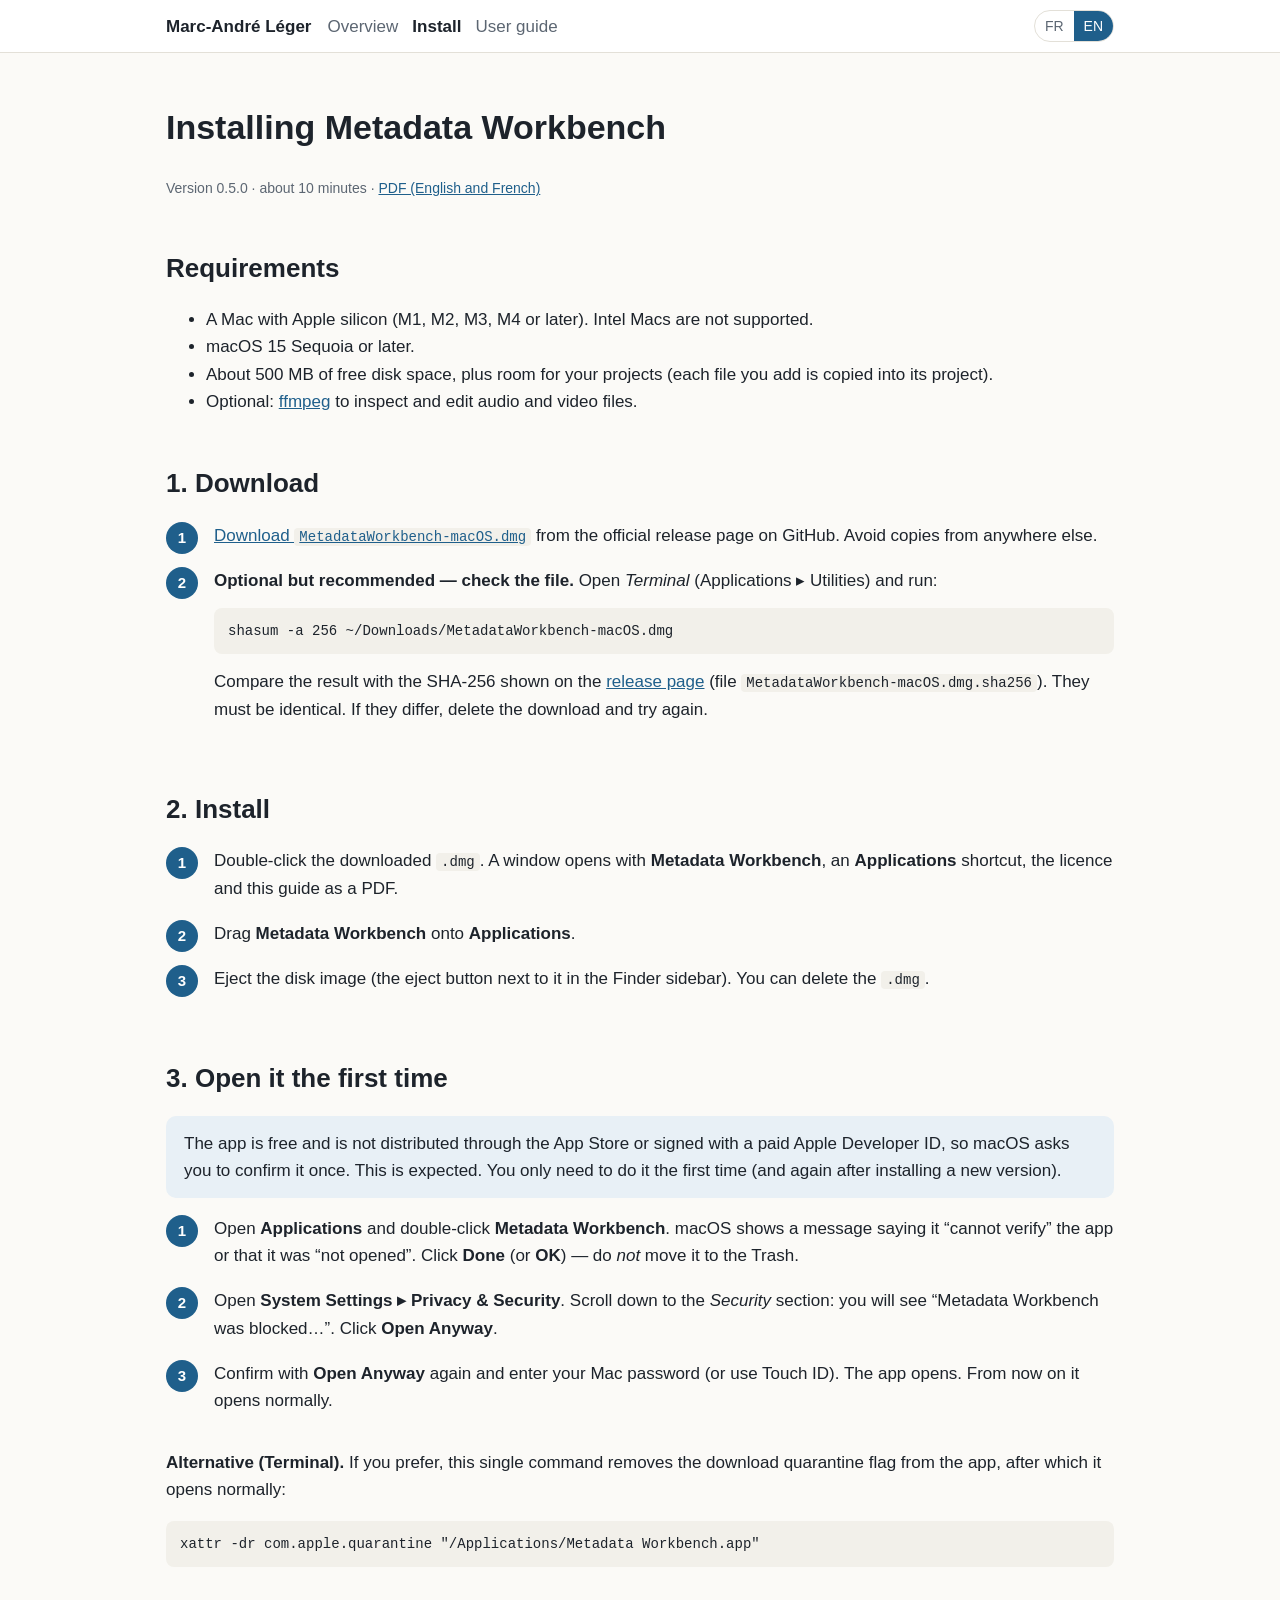
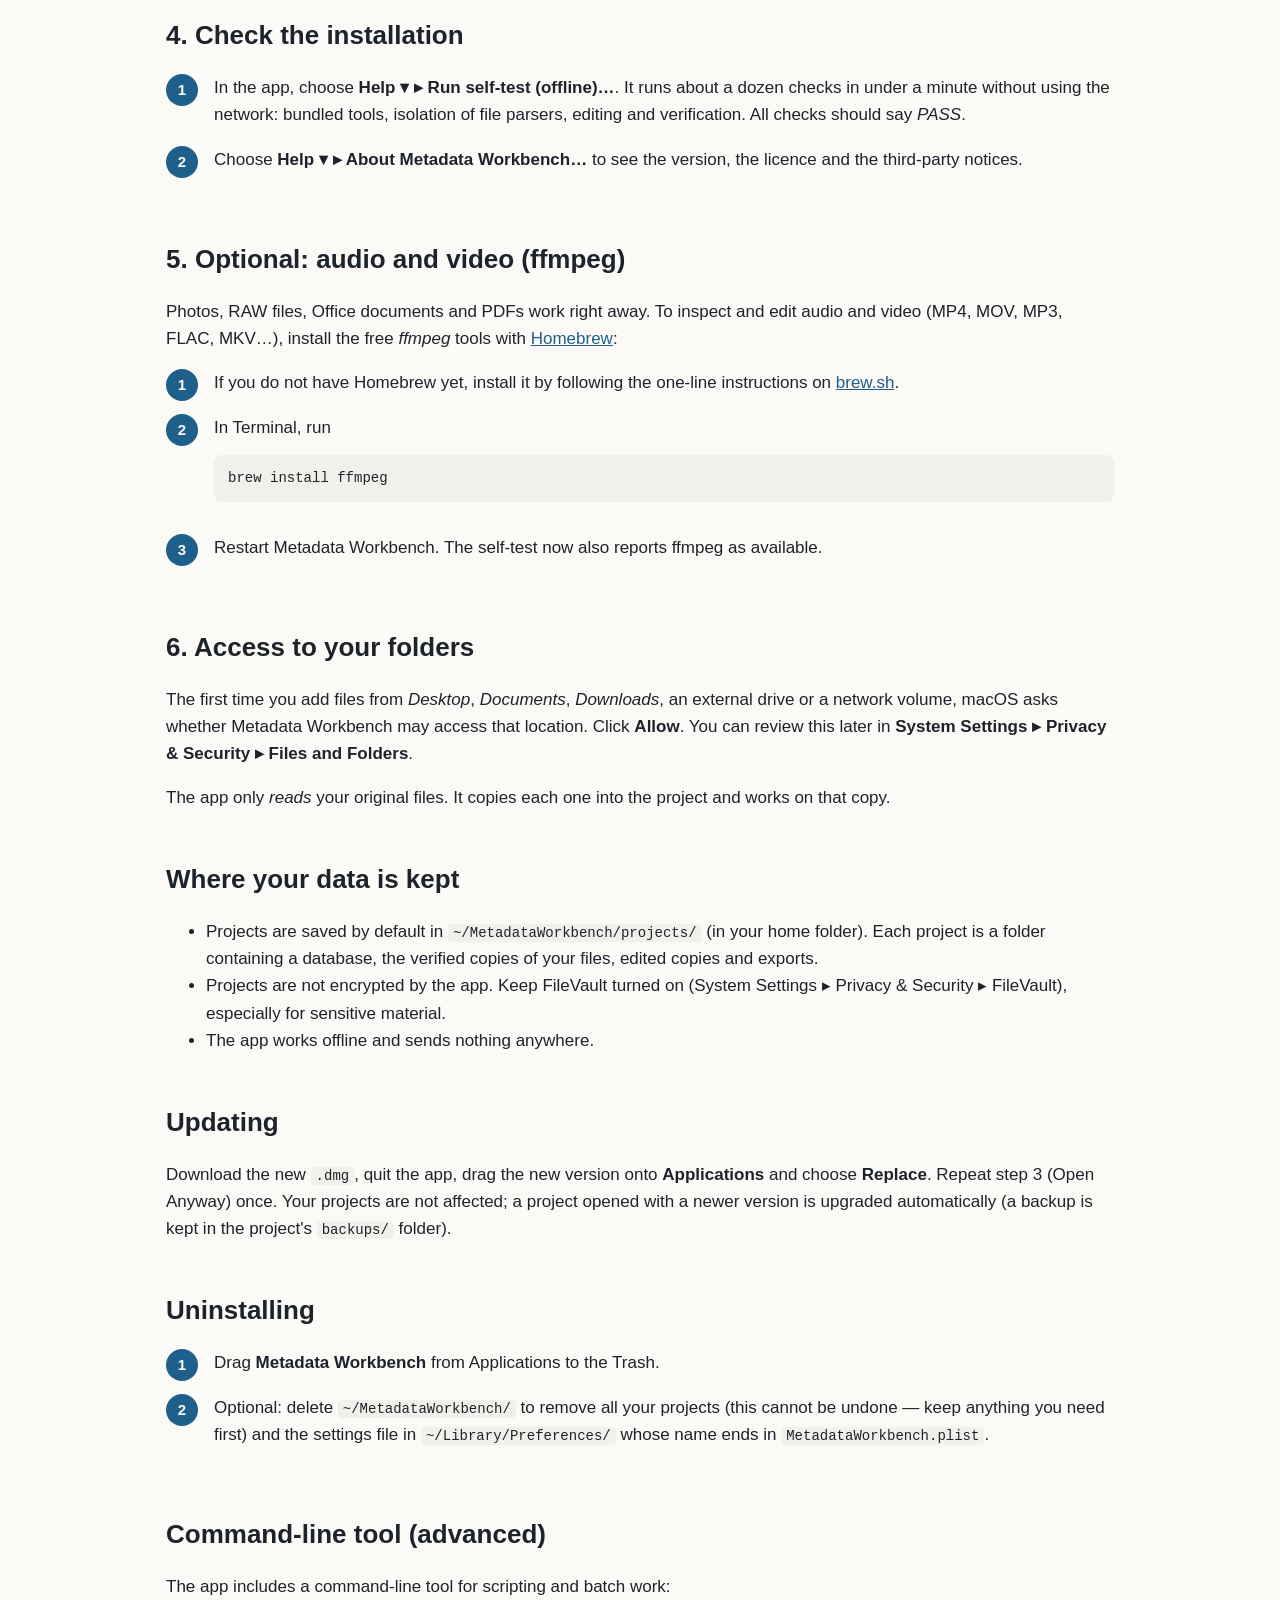
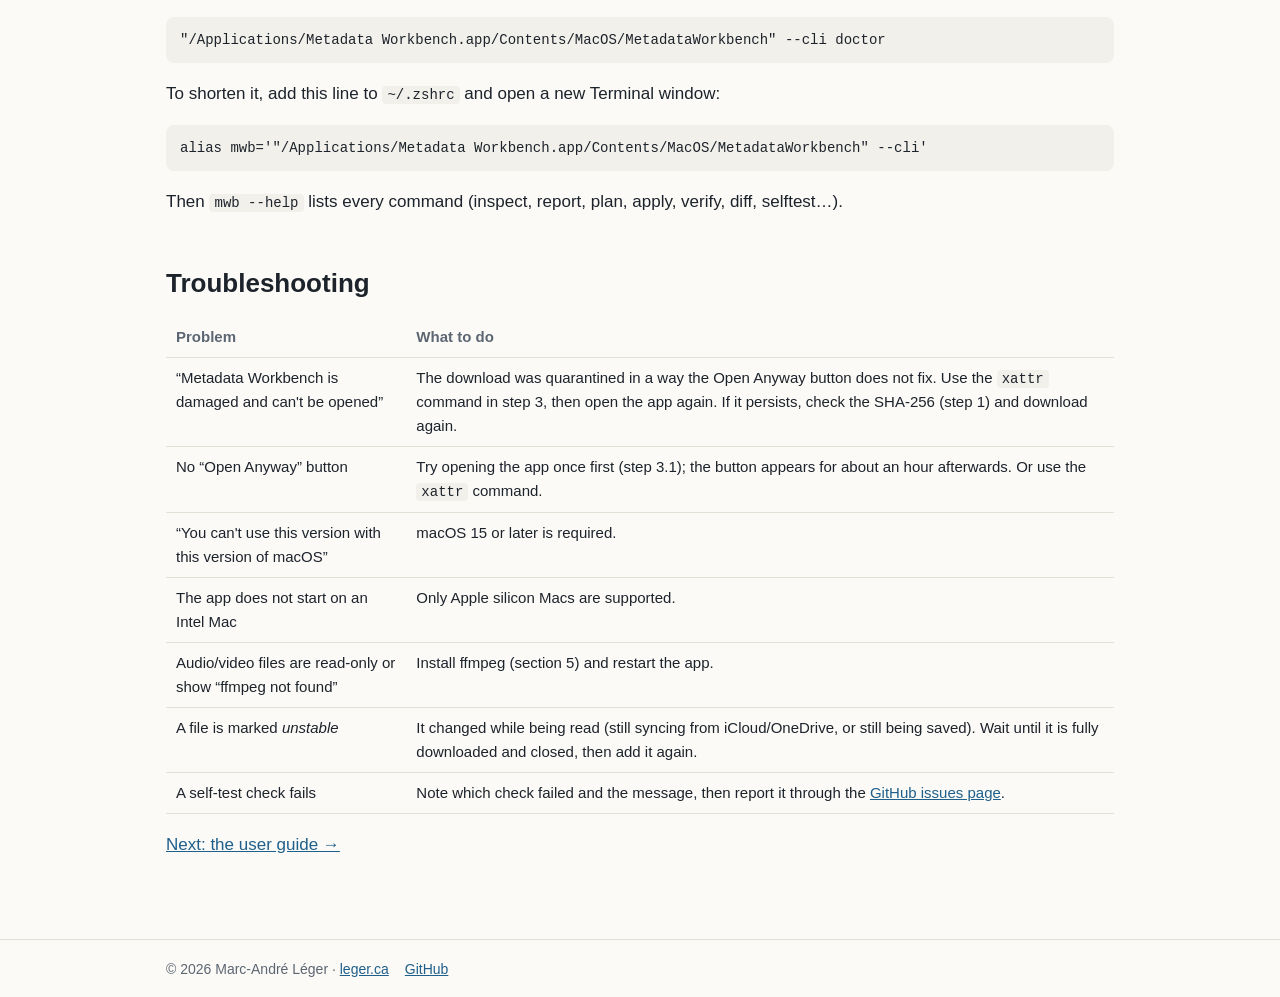
<file: website/metadata-workbench/install.html>
<!doctype html>
<html lang="en">
<head>
<meta charset="utf-8">
<meta name="viewport" content="width=device-width, initial-scale=1">
<title>Install Metadata Workbench</title>
<meta name="title-en" content="Install Metadata Workbench">
<meta name="title-fr" content="Installer Metadata Workbench">
<meta name="description" content="How to download, verify, install and open Metadata Workbench on macOS. / Comment télécharger, vérifier, installer et ouvrir Metadata Workbench sur macOS.">
<link rel="stylesheet" href="mw.css">
<script src="mw.js"></script>
</head>
<body>
<header class="top"><div class="bar">
  <a class="home" href="/">Marc-André Léger</a>
  <nav>
    <a href="./" data-keep-lang><span data-lang="en">Overview</span><span data-lang="fr">Aperçu</span></a>
    <a href="install.html" aria-current="page" data-keep-lang><span data-lang="en">Install</span><span data-lang="fr">Installation</span></a>
    <a href="guide.html" data-keep-lang><span data-lang="en">User guide</span><span data-lang="fr">Guide d'utilisation</span></a>
  </nav>
  <div class="lang" role="group" aria-label="Language / Langue">
    <button type="button" data-set="fr" aria-pressed="false">FR</button><button type="button" data-set="en" aria-pressed="true">EN</button>
  </div>
</div></header>

<main>
<div data-lang="en">
<h1>Installing Metadata Workbench</h1>
<p class="small">Version 0.5.0 · about 10 minutes · <a href="MetadataWorkbench-Install-EN-FR.pdf">PDF (English and French)</a></p>

<h2>Requirements</h2>
<ul>
  <li>A Mac with Apple silicon (M1, M2, M3, M4 or later). Intel Macs are not supported.</li>
  <li>macOS 15 Sequoia or later.</li>
  <li>About 500 MB of free disk space, plus room for your projects (each file you add is copied into its project).</li>
  <li>Optional: <a href="#ffmpeg">ffmpeg</a> to inspect and edit audio and video files.</li>
</ul>

<h2>1. Download</h2>
<ol class="steps">
  <li><a href="https://github.com/ITriskMgr/MetadataWorkbench/releases/latest/download/MetadataWorkbench-macOS.dmg">Download
    <code>MetadataWorkbench-macOS.dmg</code></a> from the official release page on GitHub. Avoid copies from anywhere else.</li>
  <li><strong>Optional but recommended — check the file.</strong> Open <em>Terminal</em> (Applications ▸ Utilities) and run:
    <pre><code>shasum -a 256 ~/Downloads/MetadataWorkbench-macOS.dmg</code></pre>
    Compare the result with the SHA-256 shown on the
    <a href="https://github.com/ITriskMgr/MetadataWorkbench/releases/latest">release page</a> (file
    <code>MetadataWorkbench-macOS.dmg.sha256</code>). They must be identical. If they differ, delete the download and
    try again.</li>
</ol>

<h2>2. Install</h2>
<ol class="steps">
  <li>Double-click the downloaded <code>.dmg</code>. A window opens with <strong>Metadata Workbench</strong>, an
    <strong>Applications</strong> shortcut, the licence and this guide as a PDF.</li>
  <li>Drag <strong>Metadata Workbench</strong> onto <strong>Applications</strong>.</li>
  <li>Eject the disk image (the eject button next to it in the Finder sidebar). You can delete the <code>.dmg</code>.</li>
</ol>

<h2>3. Open it the first time</h2>
<div class="note">The app is free and is not distributed through the App Store or signed with a paid Apple Developer ID,
  so macOS asks you to confirm it once. This is expected. You only need to do it the first time (and again after
  installing a new version).</div>
<ol class="steps">
  <li>Open <strong>Applications</strong> and double-click <strong>Metadata Workbench</strong>. macOS shows a message
    saying it “cannot verify” the app or that it was “not opened”. Click <strong>Done</strong> (or <strong>OK</strong>) —
    do <em>not</em> move it to the Trash.</li>
  <li>Open <strong>System Settings ▸ Privacy &amp; Security</strong>. Scroll down to the <em>Security</em> section: you will
    see “Metadata Workbench was blocked…”. Click <strong>Open Anyway</strong>.</li>
  <li>Confirm with <strong>Open Anyway</strong> again and enter your Mac password (or use Touch ID). The app opens. From
    now on it opens normally.</li>
</ol>
<p><strong>Alternative (Terminal).</strong> If you prefer, this single command removes the download quarantine flag
  from the app, after which it opens normally:</p>
<pre><code>xattr -dr com.apple.quarantine "/Applications/Metadata Workbench.app"</code></pre>

<h2>4. Check the installation</h2>
<ol class="steps">
  <li>In the app, choose <strong>Help ▾ ▸ Run self-test (offline)…</strong>. It runs about a dozen checks in under a
    minute without using the network: bundled tools, isolation of file parsers, editing and verification. All checks
    should say <em>PASS</em>.</li>
  <li>Choose <strong>Help ▾ ▸ About Metadata Workbench…</strong> to see the version, the licence and the third-party
    notices.</li>
</ol>

<h2 id="ffmpeg">5. Optional: audio and video (ffmpeg)</h2>
<p>Photos, RAW files, Office documents and PDFs work right away. To inspect and edit audio and video (MP4, MOV, MP3,
  FLAC, MKV…), install the free <em>ffmpeg</em> tools with <a href="https://brew.sh">Homebrew</a>:</p>
<ol class="steps">
  <li>If you do not have Homebrew yet, install it by following the one-line instructions on <a href="https://brew.sh">brew.sh</a>.</li>
  <li>In Terminal, run <pre><code>brew install ffmpeg</code></pre></li>
  <li>Restart Metadata Workbench. The self-test now also reports ffmpeg as available.</li>
</ol>

<h2>6. Access to your folders</h2>
<p>The first time you add files from <em>Desktop</em>, <em>Documents</em>, <em>Downloads</em>, an external drive or a
  network volume, macOS asks whether Metadata Workbench may access that location. Click <strong>Allow</strong>. You can
  review this later in <strong>System Settings ▸ Privacy &amp; Security ▸ Files and Folders</strong>.</p>
<p>The app only <em>reads</em> your original files. It copies each one into the project and works on that copy.</p>

<h2>Where your data is kept</h2>
<ul>
  <li>Projects are saved by default in <code>~/MetadataWorkbench/projects/</code> (in your home folder). Each project is
    a folder containing a database, the verified copies of your files, edited copies and exports.</li>
  <li>Projects are not encrypted by the app. Keep FileVault turned on (System Settings ▸ Privacy &amp; Security ▸ FileVault),
    especially for sensitive material.</li>
  <li>The app works offline and sends nothing anywhere.</li>
</ul>

<h2>Updating</h2>
<p>Download the new <code>.dmg</code>, quit the app, drag the new version onto <strong>Applications</strong> and choose
  <strong>Replace</strong>. Repeat step 3 (Open Anyway) once. Your projects are not affected; a project opened with a newer
  version is upgraded automatically (a backup is kept in the project's <code>backups/</code> folder).</p>

<h2>Uninstalling</h2>
<ol class="steps">
  <li>Drag <strong>Metadata Workbench</strong> from Applications to the Trash.</li>
  <li>Optional: delete <code>~/MetadataWorkbench/</code> to remove all your projects (this cannot be undone — keep anything
    you need first) and the settings file in <code>~/Library/Preferences/</code> whose name ends in <code>MetadataWorkbench.plist</code>.</li>
</ol>

<h2>Command-line tool (advanced)</h2>
<p>The app includes a command-line tool for scripting and batch work:</p>
<pre><code>"/Applications/Metadata Workbench.app/Contents/MacOS/MetadataWorkbench" --cli doctor</code></pre>
<p>To shorten it, add this line to <code>~/.zshrc</code> and open a new Terminal window:</p>
<pre><code>alias mwb='"/Applications/Metadata Workbench.app/Contents/MacOS/MetadataWorkbench" --cli'</code></pre>
<p>Then <code>mwb --help</code> lists every command (inspect, report, plan, apply, verify, diff, selftest…).</p>

<h2>Troubleshooting</h2>
<table>
  <tr><th>Problem</th><th>What to do</th></tr>
  <tr><td>“Metadata Workbench is damaged and can't be opened”</td><td>The download was quarantined in a way the
    Open Anyway button does not fix. Use the <code>xattr</code> command in step 3, then open the app again. If it
    persists, check the SHA-256 (step 1) and download again.</td></tr>
  <tr><td>No “Open Anyway” button</td><td>Try opening the app once first (step 3.1); the button appears for about an
    hour afterwards. Or use the <code>xattr</code> command.</td></tr>
  <tr><td>“You can't use this version with this version of macOS”</td><td>macOS 15 or later is required.</td></tr>
  <tr><td>The app does not start on an Intel Mac</td><td>Only Apple silicon Macs are supported.</td></tr>
  <tr><td>Audio/video files are read-only or show “ffmpeg not found”</td><td>Install ffmpeg (section 5) and restart
    the app.</td></tr>
  <tr><td>A file is marked <em>unstable</em></td><td>It changed while being read (still syncing from iCloud/OneDrive, or
    still being saved). Wait until it is fully downloaded and closed, then add it again.</td></tr>
  <tr><td>A self-test check fails</td><td>Note which check failed and the message, then report it through the
    <a href="https://github.com/ITriskMgr/MetadataWorkbench/issues">GitHub issues page</a>.</td></tr>
</table>

<p><a href="guide.html" data-keep-lang>Next: the user guide →</a></p>
</div>

<div data-lang="fr">
<h1>Installer Metadata Workbench</h1>
<p class="small">Version 0.5.0 · environ 10 minutes · <a href="MetadataWorkbench-Install-EN-FR.pdf">PDF (français et anglais)</a></p>

<h2>Configuration requise</h2>
<ul>
  <li>Un Mac avec puce Apple (M1, M2, M3, M4 ou plus récent). Les Mac Intel ne sont pas pris en charge.</li>
  <li>macOS 15 Sequoia ou plus récent.</li>
  <li>Environ 500 Mo d'espace libre, plus l'espace pour vos projets (chaque fichier ajouté est copié dans son projet).</li>
  <li>Facultatif : <a href="#ffmpeg-fr">ffmpeg</a> pour inspecter et éditer les fichiers audio et vidéo.</li>
</ul>

<h2>1. Télécharger</h2>
<ol class="steps">
  <li><a href="https://github.com/ITriskMgr/MetadataWorkbench/releases/latest/download/MetadataWorkbench-macOS.dmg">Téléchargez
    <code>MetadataWorkbench-macOS.dmg</code></a> à partir de la page officielle des versions sur GitHub. Évitez les copies
    provenant d'ailleurs.</li>
  <li><strong>Facultatif mais recommandé — vérifiez le fichier.</strong> Ouvrez le <em>Terminal</em> (Applications ▸
    Utilitaires) et exécutez :
    <pre><code>shasum -a 256 ~/Downloads/MetadataWorkbench-macOS.dmg</code></pre>
    Comparez le résultat avec le SHA-256 affiché sur la
    <a href="https://github.com/ITriskMgr/MetadataWorkbench/releases/latest">page de la version</a> (fichier
    <code>MetadataWorkbench-macOS.dmg.sha256</code>). Ils doivent être identiques. S'ils diffèrent, supprimez le
    téléchargement et recommencez.</li>
</ol>

<h2>2. Installer</h2>
<ol class="steps">
  <li>Double-cliquez sur le <code>.dmg</code> téléchargé. Une fenêtre s'ouvre avec <strong>Metadata Workbench</strong>, un
    raccourci <strong>Applications</strong>, la licence et ce guide en PDF.</li>
  <li>Glissez <strong>Metadata Workbench</strong> sur <strong>Applications</strong>.</li>
  <li>Éjectez l'image disque (bouton d'éjection à côté de son nom dans la barre latérale du Finder). Vous pouvez supprimer
    le <code>.dmg</code>.</li>
</ol>

<h2>3. L'ouvrir la première fois</h2>
<div class="note">L'application est gratuite; elle n'est pas distribuée par l'App Store ni signée avec un identifiant de
  développeur Apple payant. macOS vous demande donc de la confirmer une fois. C'est normal. Il suffit de le faire la
  première fois (et de nouveau après l'installation d'une nouvelle version).</div>
<ol class="steps">
  <li>Ouvrez <strong>Applications</strong> et double-cliquez sur <strong>Metadata Workbench</strong>. macOS affiche un
    message indiquant qu'il « ne peut pas vérifier » l'application ou qu'elle « n'a pas été ouverte ». Cliquez sur
    <strong>Terminé</strong> (ou <strong>OK</strong>) — ne la placez <em>pas</em> dans la corbeille.</li>
  <li>Ouvrez <strong>Réglages Système ▸ Confidentialité et sécurité</strong>. Descendez jusqu'à la section
    <em>Sécurité</em> : vous verrez « Metadata Workbench a été bloqué… ». Cliquez sur <strong>Ouvrir quand même</strong>.</li>
  <li>Confirmez de nouveau avec <strong>Ouvrir quand même</strong> et saisissez le mot de passe de votre Mac (ou utilisez
    Touch ID). L'application s'ouvre. Par la suite, elle s'ouvrira normalement.</li>
</ol>
<p><strong>Autre méthode (Terminal).</strong> Si vous préférez, cette commande unique retire de l'application
  l'attribut de quarantaine du téléchargement; elle s'ouvre ensuite normalement :</p>
<pre><code>xattr -dr com.apple.quarantine "/Applications/Metadata Workbench.app"</code></pre>

<h2>4. Vérifier l'installation</h2>
<ol class="steps">
  <li>Dans l'application, choisissez <strong>Help ▾ ▸ Run self-test (offline)…</strong> (autotest hors ligne). Il effectue
    une douzaine de vérifications en moins d'une minute, sans utiliser le réseau : outils inclus, isolement des
    analyseurs, édition et vérification. Toutes doivent indiquer <em>PASS</em>.</li>
  <li>Choisissez <strong>Help ▾ ▸ About Metadata Workbench…</strong> pour voir la version, la licence et les avis
    relatifs aux composants tiers.</li>
</ol>
<p class="small">L'interface de l'application est en anglais; les libellés sont donc indiqués en anglais dans ce guide.</p>

<h2 id="ffmpeg-fr">5. Facultatif : audio et vidéo (ffmpeg)</h2>
<p>Les photos, les fichiers RAW, les documents Office et les PDF fonctionnent tout de suite. Pour inspecter et éditer
  l'audio et la vidéo (MP4, MOV, MP3, FLAC, MKV…), installez les outils gratuits <em>ffmpeg</em> avec
  <a href="https://brew.sh">Homebrew</a> :</p>
<ol class="steps">
  <li>Si vous n'avez pas encore Homebrew, installez-le en suivant l'instruction d'une ligne sur <a href="https://brew.sh">brew.sh</a>.</li>
  <li>Dans le Terminal, exécutez <pre><code>brew install ffmpeg</code></pre></li>
  <li>Redémarrez Metadata Workbench. L'autotest indique maintenant que ffmpeg est disponible.</li>
</ol>

<h2>6. Accès à vos dossiers</h2>
<p>La première fois que vous ajoutez des fichiers provenant du <em>Bureau</em>, de <em>Documents</em>, de
  <em>Téléchargements</em>, d'un disque externe ou d'un volume réseau, macOS demande si Metadata Workbench peut accéder à
  cet emplacement. Cliquez sur <strong>Autoriser</strong>. Vous pouvez revoir ce choix dans <strong>Réglages Système ▸
  Confidentialité et sécurité ▸ Fichiers et dossiers</strong>.</p>
<p>L'application ne fait que <em>lire</em> vos fichiers originaux. Elle copie chacun d'eux dans le projet et travaille
  sur cette copie.</p>

<h2>Où vos données sont conservées</h2>
<ul>
  <li>Par défaut, les projets sont enregistrés dans <code>~/MetadataWorkbench/projects/</code> (dans votre dossier
    personnel). Chaque projet est un dossier contenant une base de données, les copies vérifiées de vos fichiers, les
    copies modifiées et les exportations.</li>
  <li>L'application ne chiffre pas les projets. Gardez FileVault activé (Réglages Système ▸ Confidentialité et sécurité ▸
    FileVault), surtout pour du contenu sensible.</li>
  <li>L'application fonctionne hors ligne et n'envoie rien nulle part.</li>
</ul>

<h2>Mettre à jour</h2>
<p>Téléchargez le nouveau <code>.dmg</code>, quittez l'application, glissez la nouvelle version sur
  <strong>Applications</strong> et choisissez <strong>Remplacer</strong>. Refaites l'étape 3 (Ouvrir quand même) une fois.
  Vos projets ne sont pas touchés; un projet ouvert avec une version plus récente est mis à niveau automatiquement (une
  sauvegarde est conservée dans le dossier <code>backups/</code> du projet).</p>

<h2>Désinstaller</h2>
<ol class="steps">
  <li>Glissez <strong>Metadata Workbench</strong> d'Applications vers la corbeille.</li>
  <li>Facultatif : supprimez <code>~/MetadataWorkbench/</code> pour retirer tous vos projets (irréversible — conservez
    d'abord ce dont vous avez besoin) et, pour les réglages, le fichier de <code>~/Library/Preferences/</code> dont le nom se termine par
    <code>MetadataWorkbench.plist</code>.</li>
</ol>

<h2>Outil en ligne de commande (avancé)</h2>
<p>L'application comprend un outil en ligne de commande pour les scripts et le traitement par lots :</p>
<pre><code>"/Applications/Metadata Workbench.app/Contents/MacOS/MetadataWorkbench" --cli doctor</code></pre>
<p>Pour l'abréger, ajoutez cette ligne à <code>~/.zshrc</code> et ouvrez une nouvelle fenêtre de Terminal :</p>
<pre><code>alias mwb='"/Applications/Metadata Workbench.app/Contents/MacOS/MetadataWorkbench" --cli'</code></pre>
<p>Ensuite, <code>mwb --help</code> énumère toutes les commandes (inspect, report, plan, apply, verify, diff, selftest…).</p>

<h2>Dépannage</h2>
<table>
  <tr><th>Problème</th><th>Que faire</th></tr>
  <tr><td>« Metadata Workbench est endommagé et ne peut pas être ouvert »</td><td>Le téléchargement a été mis en
    quarantaine d'une façon que le bouton Ouvrir quand même ne règle pas. Utilisez la commande <code>xattr</code> de
    l'étape 3, puis rouvrez l'application. Si le problème persiste, vérifiez le SHA-256 (étape 1) et téléchargez de
    nouveau.</td></tr>
  <tr><td>Aucun bouton « Ouvrir quand même »</td><td>Essayez d'abord d'ouvrir l'application une fois (étape 3.1); le
    bouton apparaît ensuite pendant environ une heure. Ou utilisez la commande <code>xattr</code>.</td></tr>
  <tr><td>« Vous ne pouvez pas utiliser cette version avec cette version de macOS »</td><td>macOS 15 ou plus récent est
    requis.</td></tr>
  <tr><td>L'application ne démarre pas sur un Mac Intel</td><td>Seuls les Mac avec puce Apple sont pris en charge.</td></tr>
  <tr><td>Les fichiers audio/vidéo sont en lecture seule ou « ffmpeg not found » s'affiche</td><td>Installez ffmpeg
    (section 5) et redémarrez l'application.</td></tr>
  <tr><td>Un fichier est marqué <em>unstable</em> (instable)</td><td>Il a changé pendant sa lecture (synchronisation
    iCloud/OneDrive en cours, ou enregistrement non terminé). Attendez qu'il soit entièrement téléchargé et fermé, puis
    ajoutez-le de nouveau.</td></tr>
  <tr><td>Une vérification de l'autotest échoue</td><td>Notez la vérification en cause et le message, puis signalez-le
    sur la <a href="https://github.com/ITriskMgr/MetadataWorkbench/issues">page des problèmes GitHub</a>.</td></tr>
</table>

<p><a href="guide.html" data-keep-lang>Suite : le guide d'utilisation →</a></p>
</div>
</main>

<footer><div class="bar">
  <span>© 2026 Marc-André Léger · <a href="/">leger.ca</a></span>
  <span><a href="https://github.com/ITriskMgr/MetadataWorkbench">GitHub</a></span>
</div></footer>
</body>
</html>
</file>
<file: website/metadata-workbench/mw.css>
/* Metadata Workbench — project pages on leger.ca. Self-contained: no external fonts or scripts. */
:root {
  --bg: #fbfaf7; --surface: #ffffff; --ink: #1d232b; --muted: #5c6672; --line: #e3e0d8;
  --accent: #1f5f8b; --accent-ink: #ffffff; --accent-soft: #e8f0f6; --warn: #8a4b00; --warn-soft: #fff4e5;
  --ok: #276738; --code: #f2f0ea; --radius: 10px; --max: 980px;
}
@media (prefers-color-scheme: dark) {
  :root:not([data-theme="light"]) {
    --bg: #12161b; --surface: #181e25; --ink: #e8ebee; --muted: #9aa5b1; --line: #2a333d;
    --accent: #6fb0e0; --accent-ink: #0d1318; --accent-soft: #1b2a37; --warn: #f0b46b; --warn-soft: #2b2216;
    --ok: #7fcf93; --code: #1f262e;
  }
}
* { box-sizing: border-box; }
html { -webkit-text-size-adjust: 100%; }
body { margin: 0; background: var(--bg); color: var(--ink);
  font: 17px/1.6 -apple-system, BlinkMacSystemFont, "Segoe UI", Helvetica, Arial, sans-serif; }
a { color: var(--accent); }
a:focus-visible, button:focus-visible { outline: 3px solid var(--accent); outline-offset: 2px; }
header.top { border-bottom: 1px solid var(--line); background: var(--surface); position: sticky; top: 0; z-index: 5; }
.bar { max-width: var(--max); margin: 0 auto; padding: 10px 16px; display: flex; gap: 16px; align-items: center;
  flex-wrap: wrap; }
.bar .home { font-weight: 600; text-decoration: none; color: var(--ink); }
.bar nav { display: flex; gap: 14px; flex-wrap: wrap; flex: 1; }
.bar nav a { text-decoration: none; color: var(--muted); }
.bar nav a[aria-current="page"] { color: var(--ink); font-weight: 600; }
.lang { display: inline-flex; border: 1px solid var(--line); border-radius: 999px; overflow: hidden; }
.lang button { background: none; border: 0; padding: 4px 10px; font: inherit; font-size: 14px; color: var(--muted);
  cursor: pointer; }
.lang button[aria-pressed="true"] { background: var(--accent); color: var(--accent-ink); }
main { max-width: var(--max); margin: 0 auto; padding: 24px 16px 64px; }
.hero { display: grid; grid-template-columns: 1.2fr 1fr; gap: 32px; align-items: center; padding: 24px 0 8px; }
.hero h1 { font-size: 40px; line-height: 1.15; margin: 0 0 12px; letter-spacing: -0.01em; }
.hero p.lead { font-size: 19px; color: var(--muted); margin: 0 0 20px; }
.hero img, figure img { width: 100%; height: auto; border-radius: var(--radius); border: 1px solid var(--line);
  box-shadow: 0 6px 24px rgba(0,0,0,.08); background: var(--surface); }
.cta { display: flex; gap: 12px; flex-wrap: wrap; align-items: center; }
.btn { display: inline-block; padding: 12px 20px; border-radius: 8px; background: var(--accent);
  color: var(--accent-ink); text-decoration: none; font-weight: 600; }
.btn.secondary { background: var(--accent-soft); color: var(--accent); }
.small { font-size: 14px; color: var(--muted); }
h2 { font-size: 26px; margin: 48px 0 12px; }
h3 { font-size: 19px; margin: 24px 0 6px; }
.grid { display: grid; grid-template-columns: repeat(3, 1fr); gap: 16px; }
.card { background: var(--surface); border: 1px solid var(--line); border-radius: var(--radius); padding: 16px 18px; }
.card h3 { margin-top: 0; }
.note { background: var(--accent-soft); border-radius: var(--radius); padding: 14px 18px; margin: 16px 0; }
.warn { background: var(--warn-soft); border-left: 4px solid var(--warn); border-radius: 6px; padding: 12px 16px;
  margin: 16px 0; }
ol.steps { counter-reset: s; list-style: none; padding: 0; }
ol.steps > li { counter-increment: s; position: relative; padding: 0 0 18px 48px; }
ol.steps > li::before { content: counter(s); position: absolute; left: 0; top: 0; width: 32px; height: 32px;
  border-radius: 50%; background: var(--accent); color: var(--accent-ink); display: grid; place-items: center;
  font-weight: 700; font-size: 15px; }
code, pre { font-family: ui-monospace, SFMono-Regular, Menlo, Consolas, monospace; font-size: 14px; }
code { background: var(--code); padding: 1px 5px; border-radius: 4px; overflow-wrap: anywhere; }
pre { background: var(--code); padding: 12px 14px; border-radius: 8px; overflow-x: auto; }
pre code { background: none; padding: 0; }
table { border-collapse: collapse; width: 100%; margin: 12px 0; font-size: 15px; }
th, td { border-bottom: 1px solid var(--line); padding: 8px 10px; text-align: left; vertical-align: top; }
th { color: var(--muted); font-weight: 600; }
.kbd { border: 1px solid var(--line); border-bottom-width: 2px; border-radius: 4px; padding: 0 5px; font-size: 14px;
  background: var(--surface); }
.toc { columns: 2; padding-left: 18px; }
footer { border-top: 1px solid var(--line); color: var(--muted); font-size: 14px; }
footer .bar { padding: 18px 16px; }
figure { margin: 16px 0; }
figcaption { font-size: 14px; color: var(--muted); margin-top: 6px; }
[data-lang] { display: none; }
html[lang="en"] [data-lang="en"], html[lang="fr"] [data-lang="fr"] { display: revert; }
html[lang="en"] span[data-lang="en"], html[lang="fr"] span[data-lang="fr"] { display: inline; }
@media (max-width: 760px) {
  body { font-size: 16px; }
  .bar nav { order: 3; flex: 1 1 100%; gap: 18px; }
  .bar .lang { margin-left: auto; }
  .hero { grid-template-columns: 1fr; }
  .hero h1 { font-size: 32px; }
  .grid { grid-template-columns: 1fr; }
  .toc { columns: 1; }
  table { display: block; overflow-x: auto; }
}
@media print {
  header.top, .lang, .cta, footer { display: none; }
  [data-lang] { display: revert !important; }
  span[data-lang] { display: inline !important; }
  body { background: #fff; color: #000; font-size: 11pt; }
  main { padding: 0; max-width: none; }
  a { color: #000; }
  h2 { break-after: avoid; }
  .card, .note, .warn, pre, figure { break-inside: avoid; }
  [data-lang="fr"]:first-of-type { break-before: page; }
}
</file>
